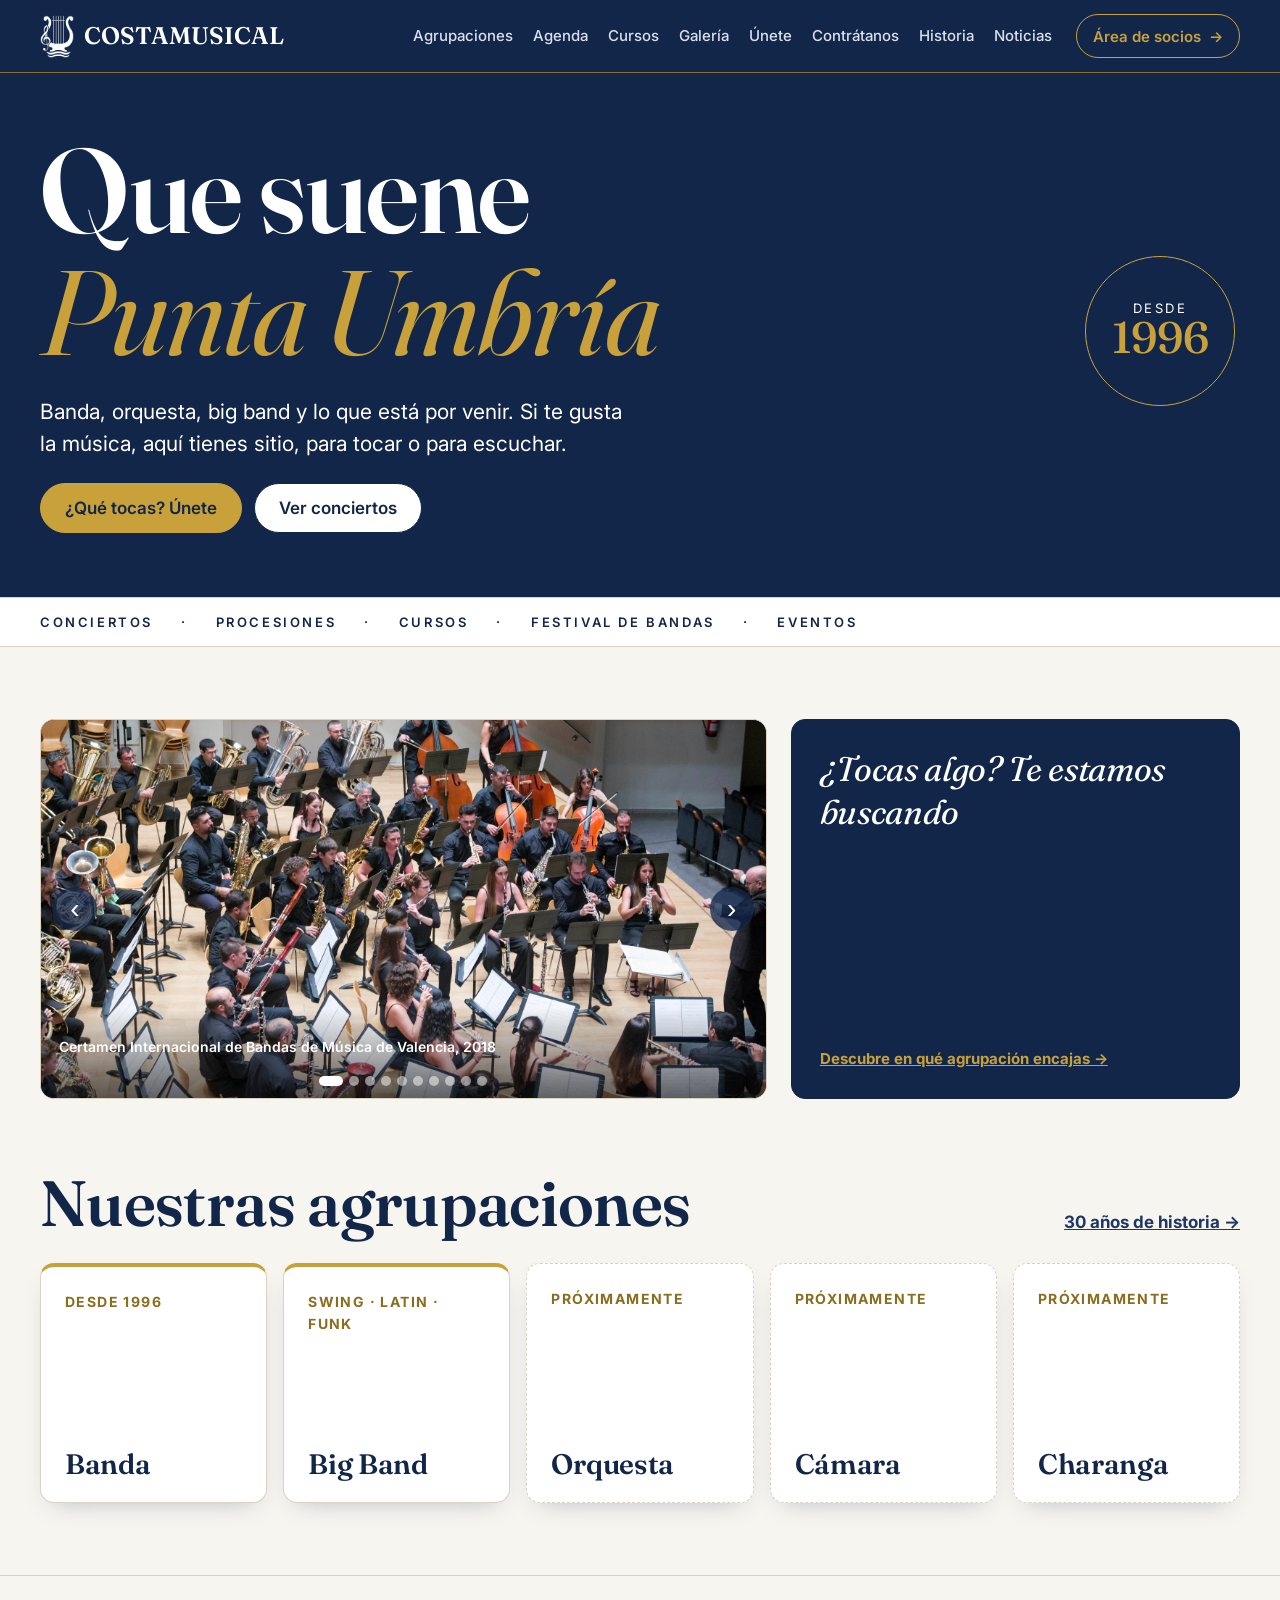
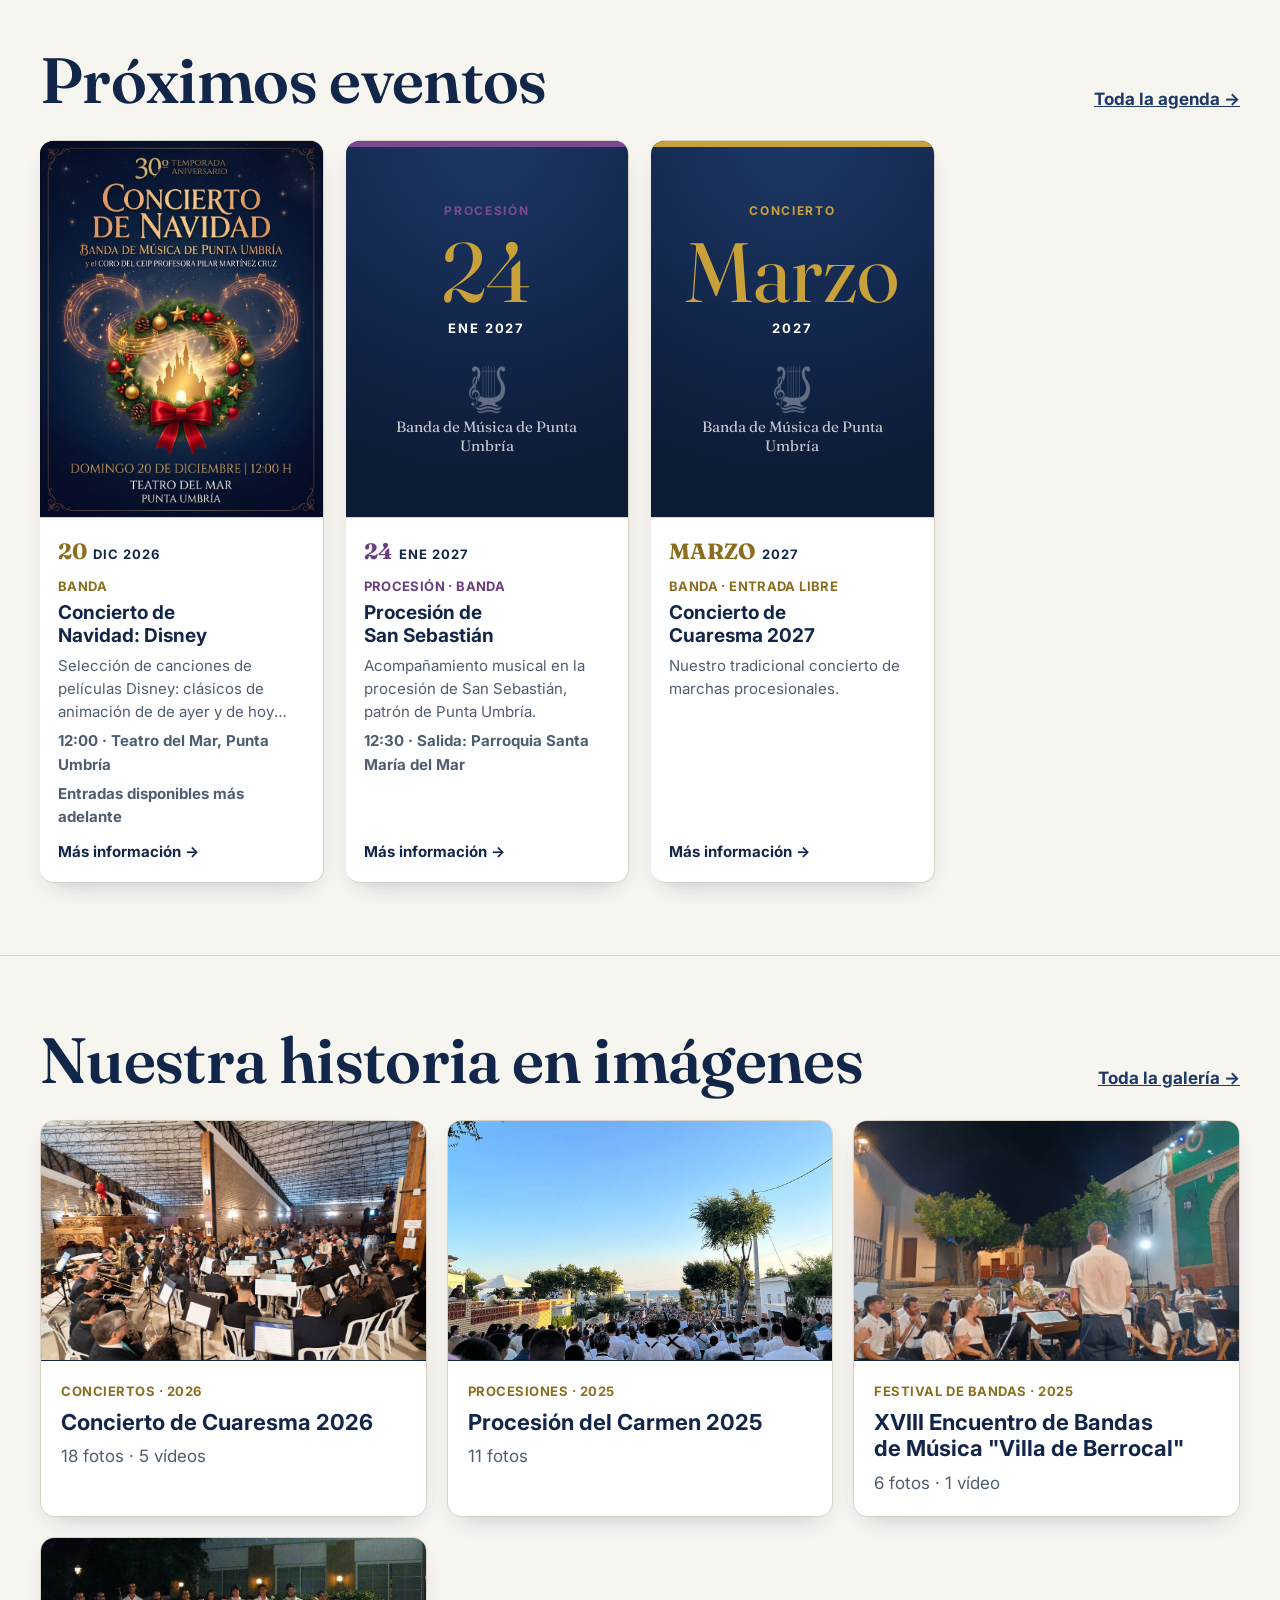
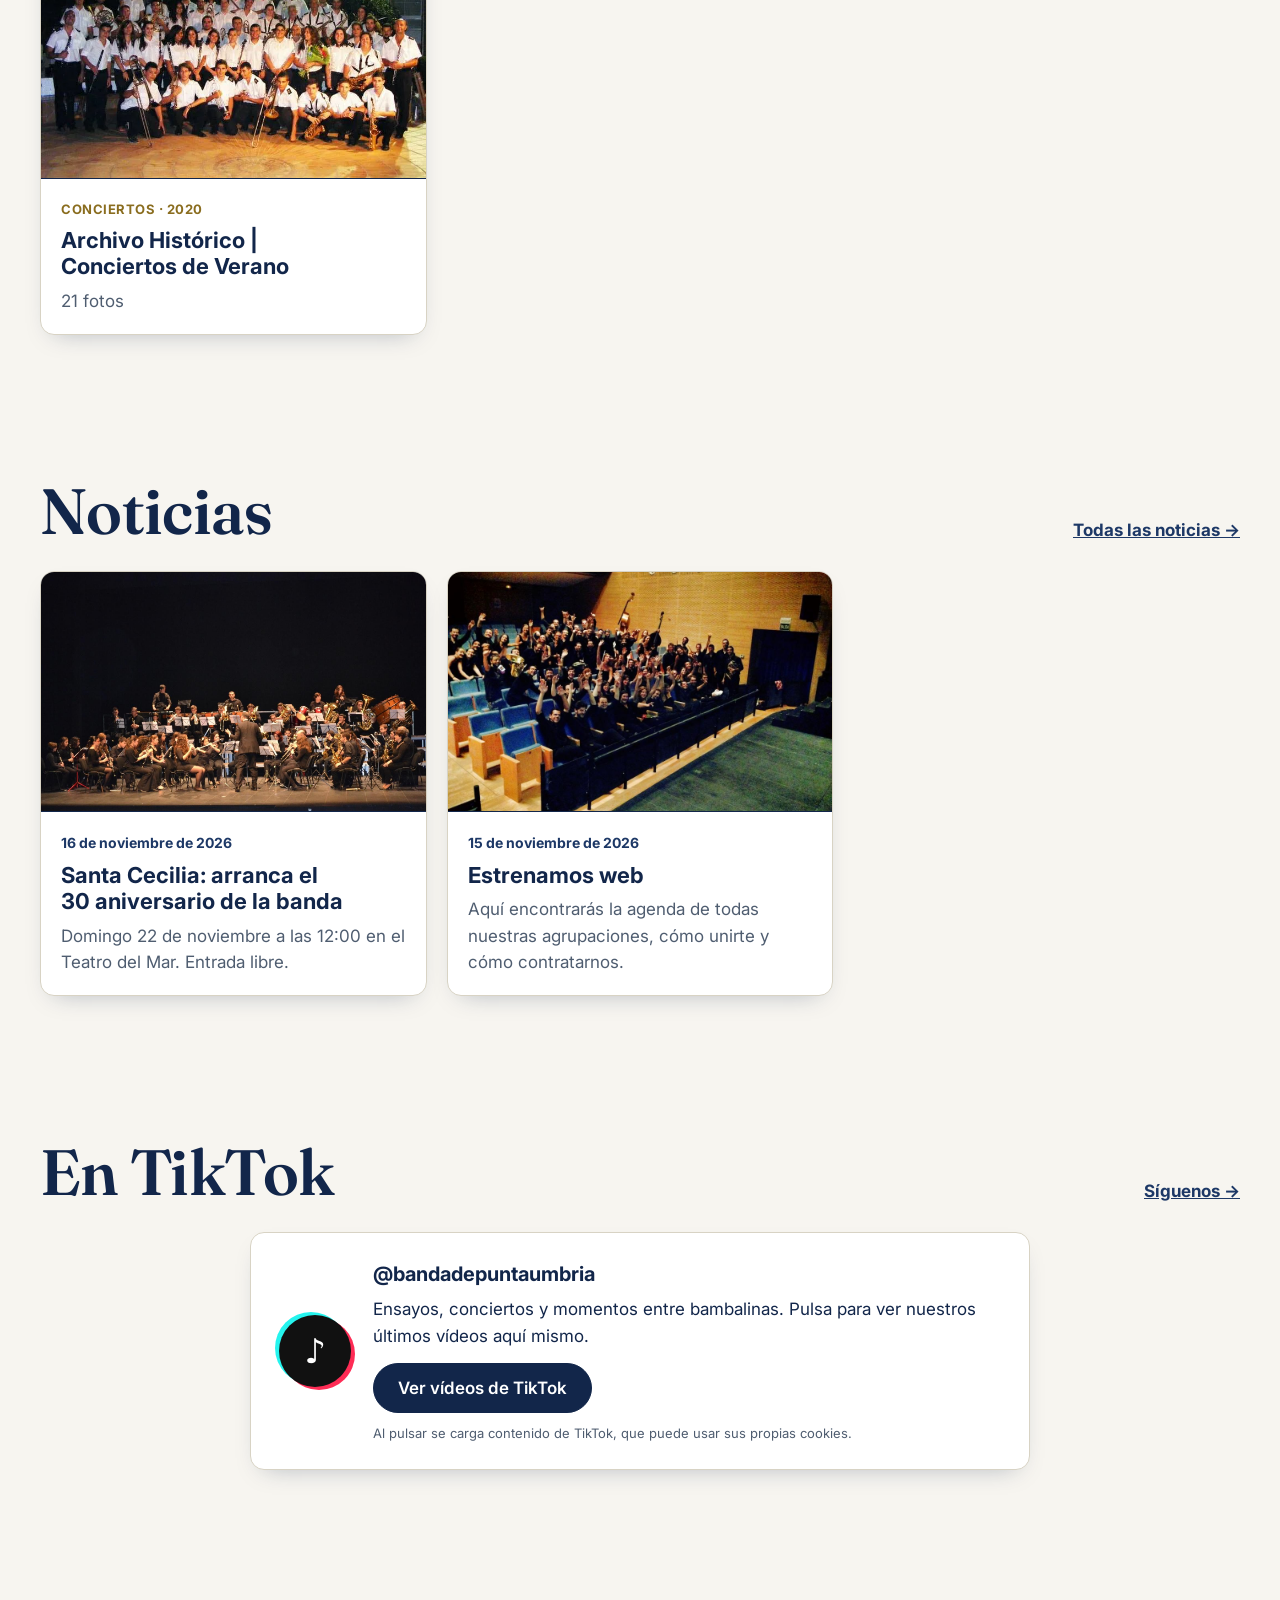
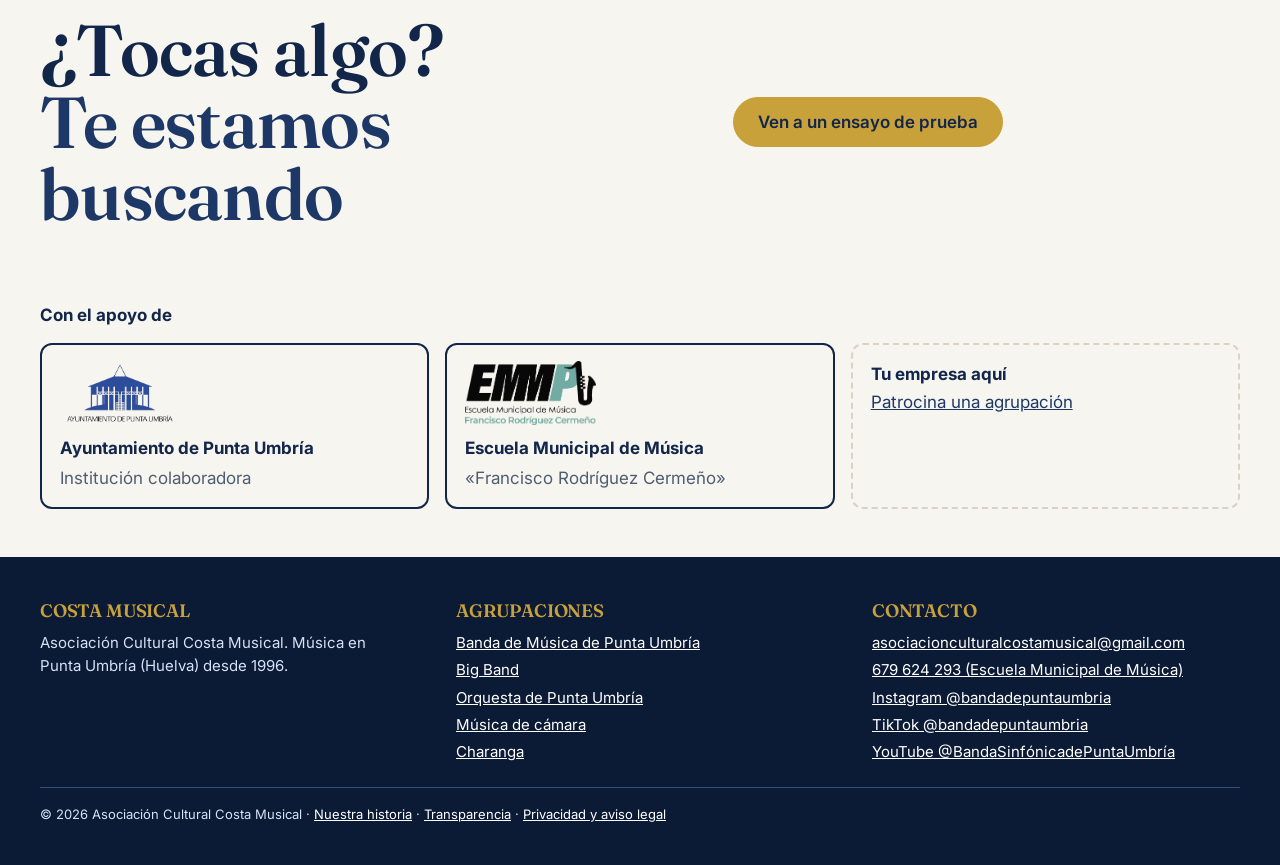
<file: index.html>
<!DOCTYPE html>
<html lang="es">
<head>
<meta charset="utf-8">
<meta name="viewport" content="width=device-width, initial-scale=1">
<title>Costa Musical · Música en Punta Umbría</title>
<meta name="description" content="Banda de Música de Punta Umbría, Orquesta, Big Band y nuevas agrupaciones. Agenda, contrataciones y cómo unirte.">
<link rel="preconnect" href="https://fonts.googleapis.com">
<link rel="preconnect" href="https://fonts.gstatic.com" crossorigin>
<link href="https://fonts.googleapis.com/css2?family=Fraunces:ital,opsz,wght@0,9..144,400..700;1,9..144,400..700&amp;family=Inter:wght@400..700&amp;display=swap" rel="stylesheet">
<meta property="og:type" content="website">
<meta property="og:site_name" content="Costa Musical">
<meta property="og:locale" content="es_ES">
<meta property="og:title" content="Costa Musical · Música en Punta Umbría">
<meta property="og:description" content="Banda de Música de Punta Umbría, Orquesta, Big Band y nuevas agrupaciones. Agenda, contrataciones y cómo unirte.">
<meta property="og:url" content="https://costamusical.pages.dev/">
<meta property="og:image" content="https://costamusical.pages.dev/img/compartir.jpg">
<meta property="og:image:width" content="1200">
<meta property="og:image:height" content="630">
<meta name="twitter:card" content="summary_large_image">
<link rel="icon" href="img/favicon.png">
<link rel="stylesheet" href="css/estilo.css">
<link rel="stylesheet" href="css/tema-institucional.css">
</head>
<body data-pagina="inicio">
<a class="oculto" href="#contenido">Saltar al contenido</a>
<div id="cabecera"></div>
<main id="contenido">
<section class="portada banda-azul"><div class="envoltorio">
  <div class="texto">
    <h1 class="titulo-xl" id="titular">Que suene<br><span>Punta Umbría</span></h1>
    <p class="entradilla" id="entradilla"></p>
    <div class="acciones"><a class="boton amarillo" href="unete.html">¿Qué tocas? Únete</a><a class="boton blanco" href="agenda.html">Ver conciertos</a></div>
  </div>
  <div class="pegatina" aria-hidden="true"><div><span>DESDE</span><b>1996</b><small>en la calle y en el escenario</small></div></div>
</div></section>
<div class="cinta banda-amarilla con-borde"><div class="envoltorio" id="cinta"></div></div>

<section class="seccion" style="padding-bottom:0"><div class="envoltorio foto-cita">
  <div class="foto sin-foto" id="foto-portada" role="img" aria-label="Pentagrama decorativo"></div>
  <blockquote class="cita" id="cita"><p>¿Tocas algo? Te estamos buscando</p><footer><a href="unete.html" style="color:inherit">Descubre en qué agrupación encajas →</a></footer></blockquote>
</div></section>

<section class="seccion"><div class="envoltorio">
  <div class="cabecera-sec"><h2 class="titulo">Nuestras agrupaciones</h2><a href="historia.html" style="font-weight:700">30 años de historia →</a></div>
  <div class="rejilla" id="rejilla-ens"></div>
</div></section>

<section class="seccion banda-cielo con-borde"><div class="envoltorio">
  <div class="cabecera-sec"><h2 class="titulo">Próximos eventos</h2><a href="agenda.html" style="font-weight:700">Toda la agenda →</a></div>
  <ul class="entradas" id="agenda-inicio"></ul>
</div></section>

<section class="seccion" id="bloque-galeria" hidden><div class="envoltorio">
  <div class="cabecera-sec"><h2 class="titulo">Nuestra historia en imágenes</h2><a href="galeria.html" style="font-weight:700">Toda la galería →</a></div>
  <div class="noticias" id="galeria-inicio"></div>
</div></section>

<section class="seccion" id="bloque-noticias" hidden><div class="envoltorio">
  <div class="cabecera-sec"><h2 class="titulo">Noticias</h2><a href="noticias.html" style="font-weight:700">Todas las noticias →</a></div>
  <div class="noticias" id="lista-noticias"></div>
</div></section>

<section class="seccion compacta banda-azul" id="bloque-novedades" hidden><div class="envoltorio dos" style="align-items:center">
  <div class="pila"><h2 class="titulo" style="color:#fff">Entérate de todo</h2><p style="color:#fff">Conciertos, cursos y novedades en tu móvil, sin perderte nada.</p></div>
  <div class="acciones" id="novedades-botones"></div>
</div></section>

<section class="seccion" id="bloque-tiktok" hidden><div class="envoltorio">
  <div class="cabecera-sec"><h2 class="titulo">En TikTok</h2><a class="tiktok-seguir" href="#" target="_blank" rel="noopener" style="font-weight:700">Síguenos →</a></div>
  <div class="tiktok-caja"></div>
</div></section>

<section class="seccion"><div class="envoltorio dos" style="align-items:center">
  <h2 class="titulo ancha" style="font-size:clamp(48px,7vw,72px)">¿Tocas algo?<br><span style="color:var(--azul)">Te estamos buscando</span></h2>
  <div><a class="boton amarillo" href="unete.html">Ven a un ensayo de prueba</a></div>
</div></section>

<section class="seccion compacta" style="padding-top:0"><div class="envoltorio">
  <p style="font-weight:700;margin-bottom:14px">Con el apoyo de</p>
  <div class="colab" id="colaboradores"></div>
</div></section>
</main>
<div id="pie"></div>
<dialog id="aviso-ensembli">
  <h3>Enlace pendiente</h3>
  <p>El área de socios en Ensembli todavía no está enlazada. Cuando lo esté, este botón te llevará directamente.</p>
  <button class="boton marino" id="cerrar-aviso">Entendido</button>
</dialog>
<script src="js/sitio.js"></script>
</body>
</html>
</file>
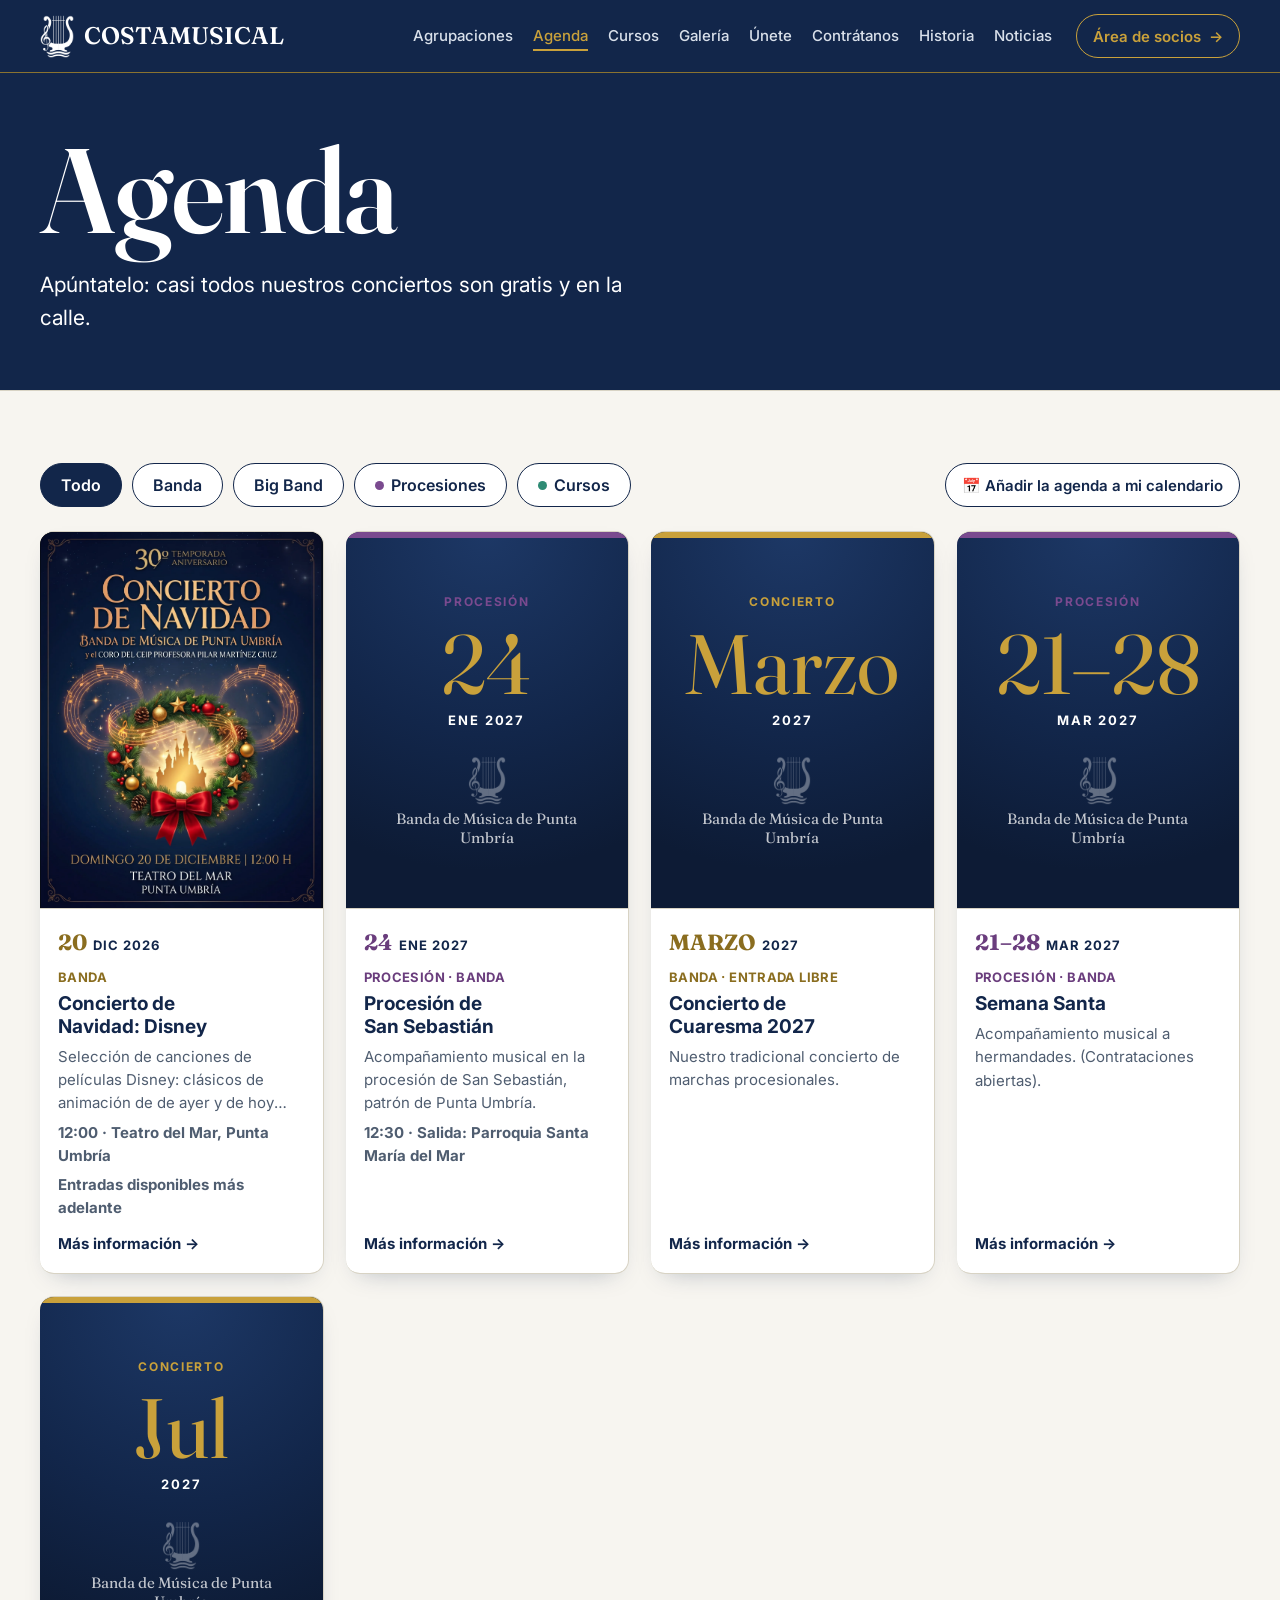
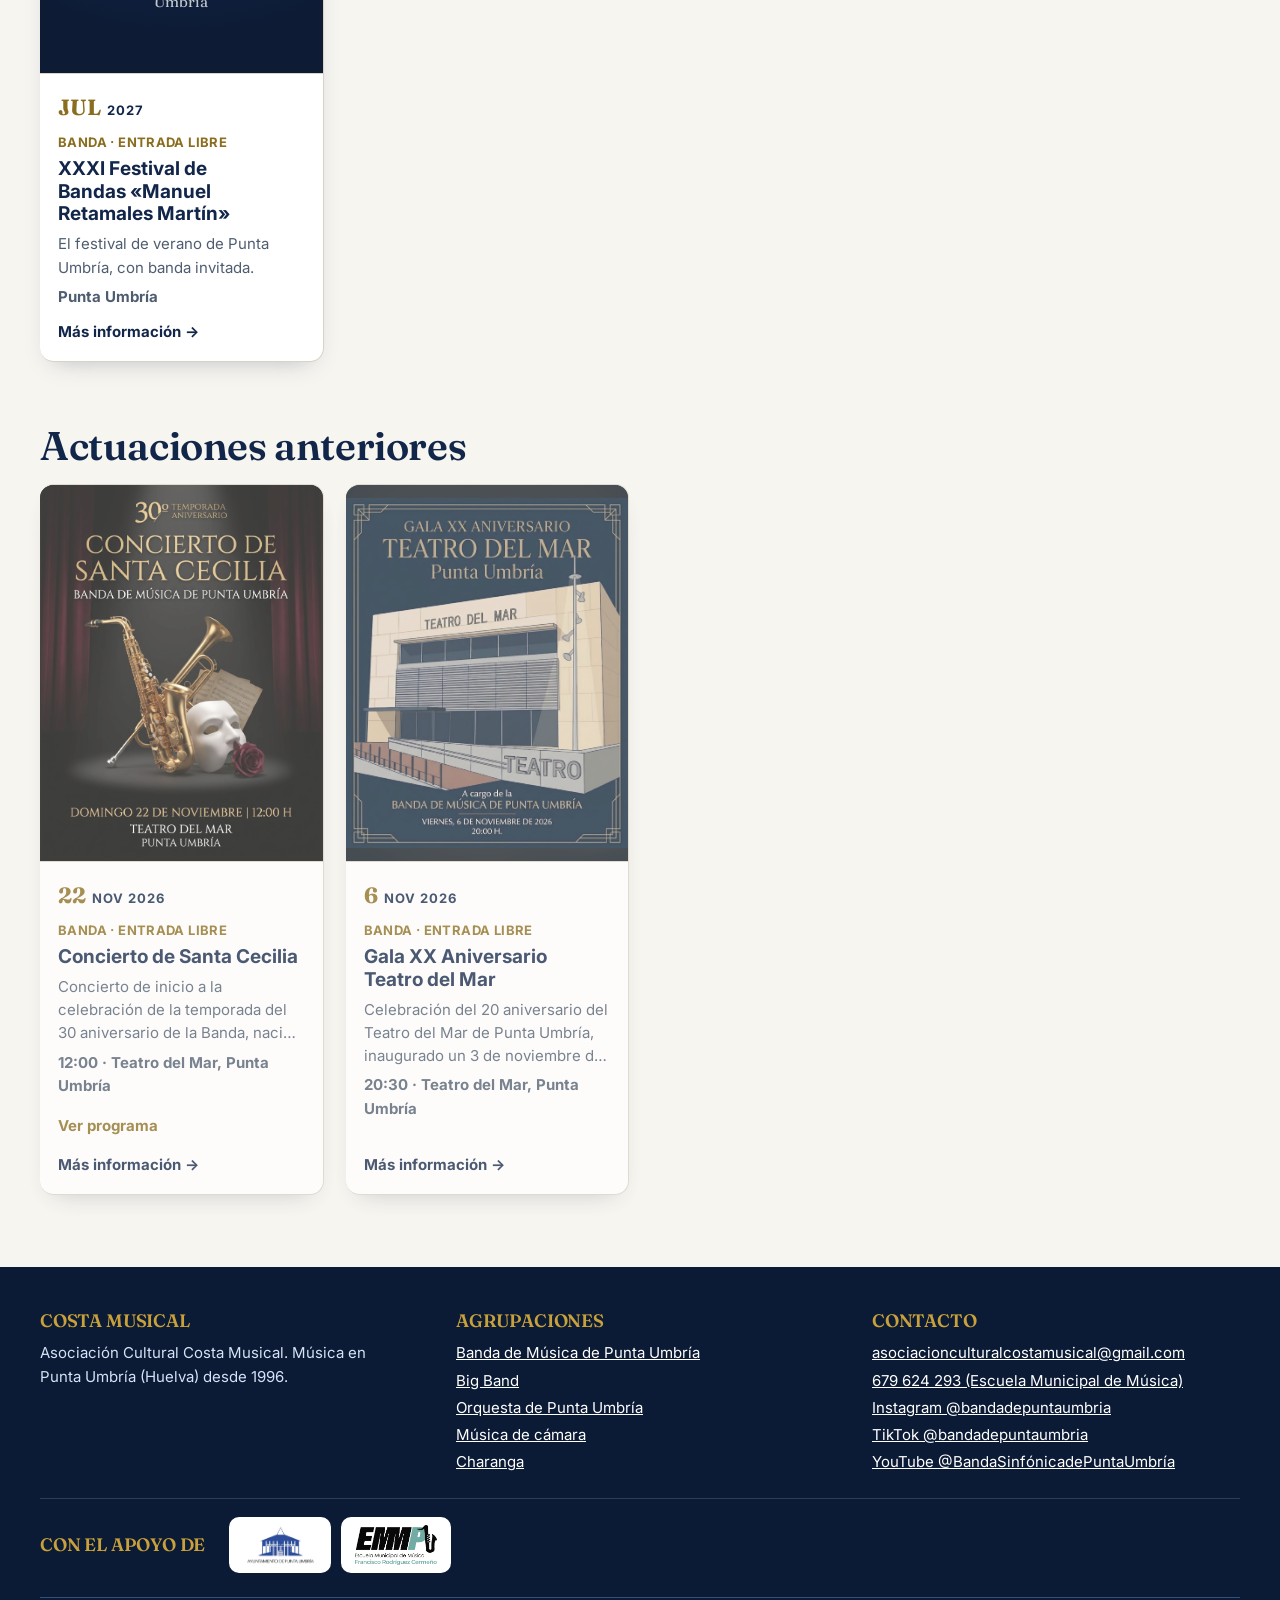
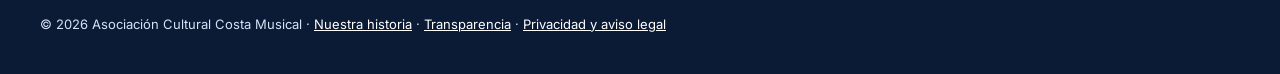
<file: agenda.html>
<!DOCTYPE html>
<html lang="es">
<head>
<meta charset="utf-8">
<meta name="viewport" content="width=device-width, initial-scale=1">
<title>Agenda · Costa Musical</title>
<meta name="description" content="Conciertos y actuaciones de la Banda de Música de Punta Umbría y del resto de agrupaciones de Costa Musical.">
<link rel="preconnect" href="https://fonts.googleapis.com">
<link rel="preconnect" href="https://fonts.gstatic.com" crossorigin>
<link href="https://fonts.googleapis.com/css2?family=Fraunces:ital,opsz,wght@0,9..144,400..700;1,9..144,400..700&amp;family=Inter:wght@400..700&amp;display=swap" rel="stylesheet">
<meta property="og:type" content="website">
<meta property="og:site_name" content="Costa Musical">
<meta property="og:locale" content="es_ES">
<meta property="og:title" content="Agenda · Costa Musical">
<meta property="og:description" content="Conciertos y actuaciones de la Banda de Música de Punta Umbría y del resto de agrupaciones de Costa Musical.">
<meta property="og:url" content="https://costamusical.pages.dev/agenda.html">
<meta property="og:image" content="https://costamusical.pages.dev/img/compartir.jpg">
<meta property="og:image:width" content="1200">
<meta property="og:image:height" content="630">
<meta name="twitter:card" content="summary_large_image">
<link rel="icon" href="img/favicon.png">
<link rel="stylesheet" href="css/estilo.css">
<link rel="stylesheet" href="css/tema-institucional.css">
</head>
<body data-pagina="agenda">
<a class="oculto" href="#contenido">Saltar al contenido</a>
<div id="cabecera"></div>
<main id="contenido">
<section class="banda-azul con-borde" style="border-top:none" id="cab-agenda"><div class="envoltorio pila" style="padding-top:56px;padding-bottom:56px">
  <h1 class="titulo-xl">Agenda</h1>
  <p class="entradilla">Apúntatelo: casi todos nuestros conciertos son gratis y en la calle.</p>
</div></section>
<section class="seccion"><div class="envoltorio">
  <div id="vista-agenda">
    <div class="barra-agenda"><div class="filtros" id="filtros" role="group" aria-label="Filtrar por agrupación"></div><div id="suscribir"></div></div>
    <ul class="entradas" id="agenda-completa"></ul>
    <div id="bloque-anteriores" class="pila" style="margin-top:64px" hidden>
      <h2 class="titulo" style="font-size:clamp(28px,4vw,40px)">Actuaciones anteriores</h2>
      <ul class="entradas anteriores" id="agenda-anteriores"></ul>
    </div>
  </div>
  <article id="evento" class="evento" hidden></article>
</div></section>
</main>
<div id="pie"></div>
<dialog id="aviso-ensembli">
  <h3>Enlace pendiente</h3>
  <p>El área de socios en Ensembli todavía no está enlazada. Cuando lo esté, este botón te llevará directamente.</p>
  <button class="boton marino" id="cerrar-aviso">Entendido</button>
</dialog>
<script src="js/sitio.js"></script>
</body>
</html>
</file>
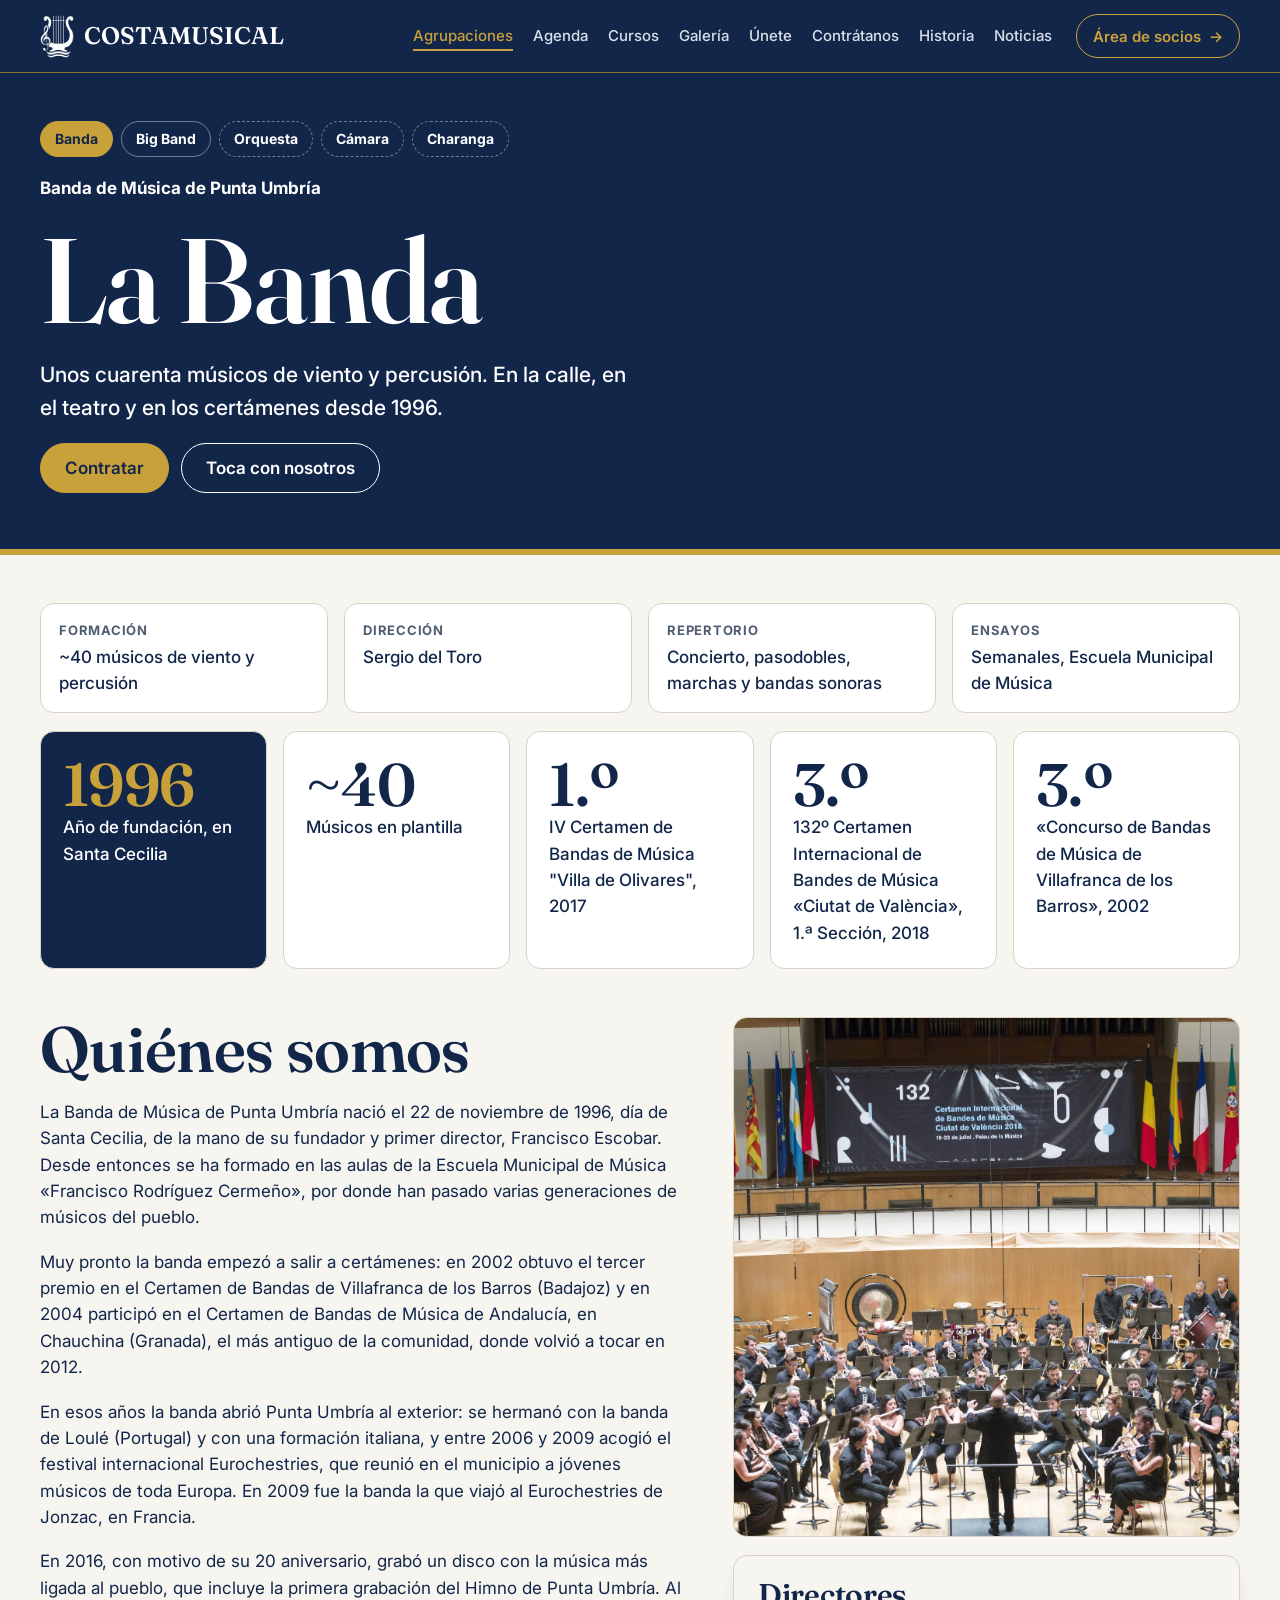
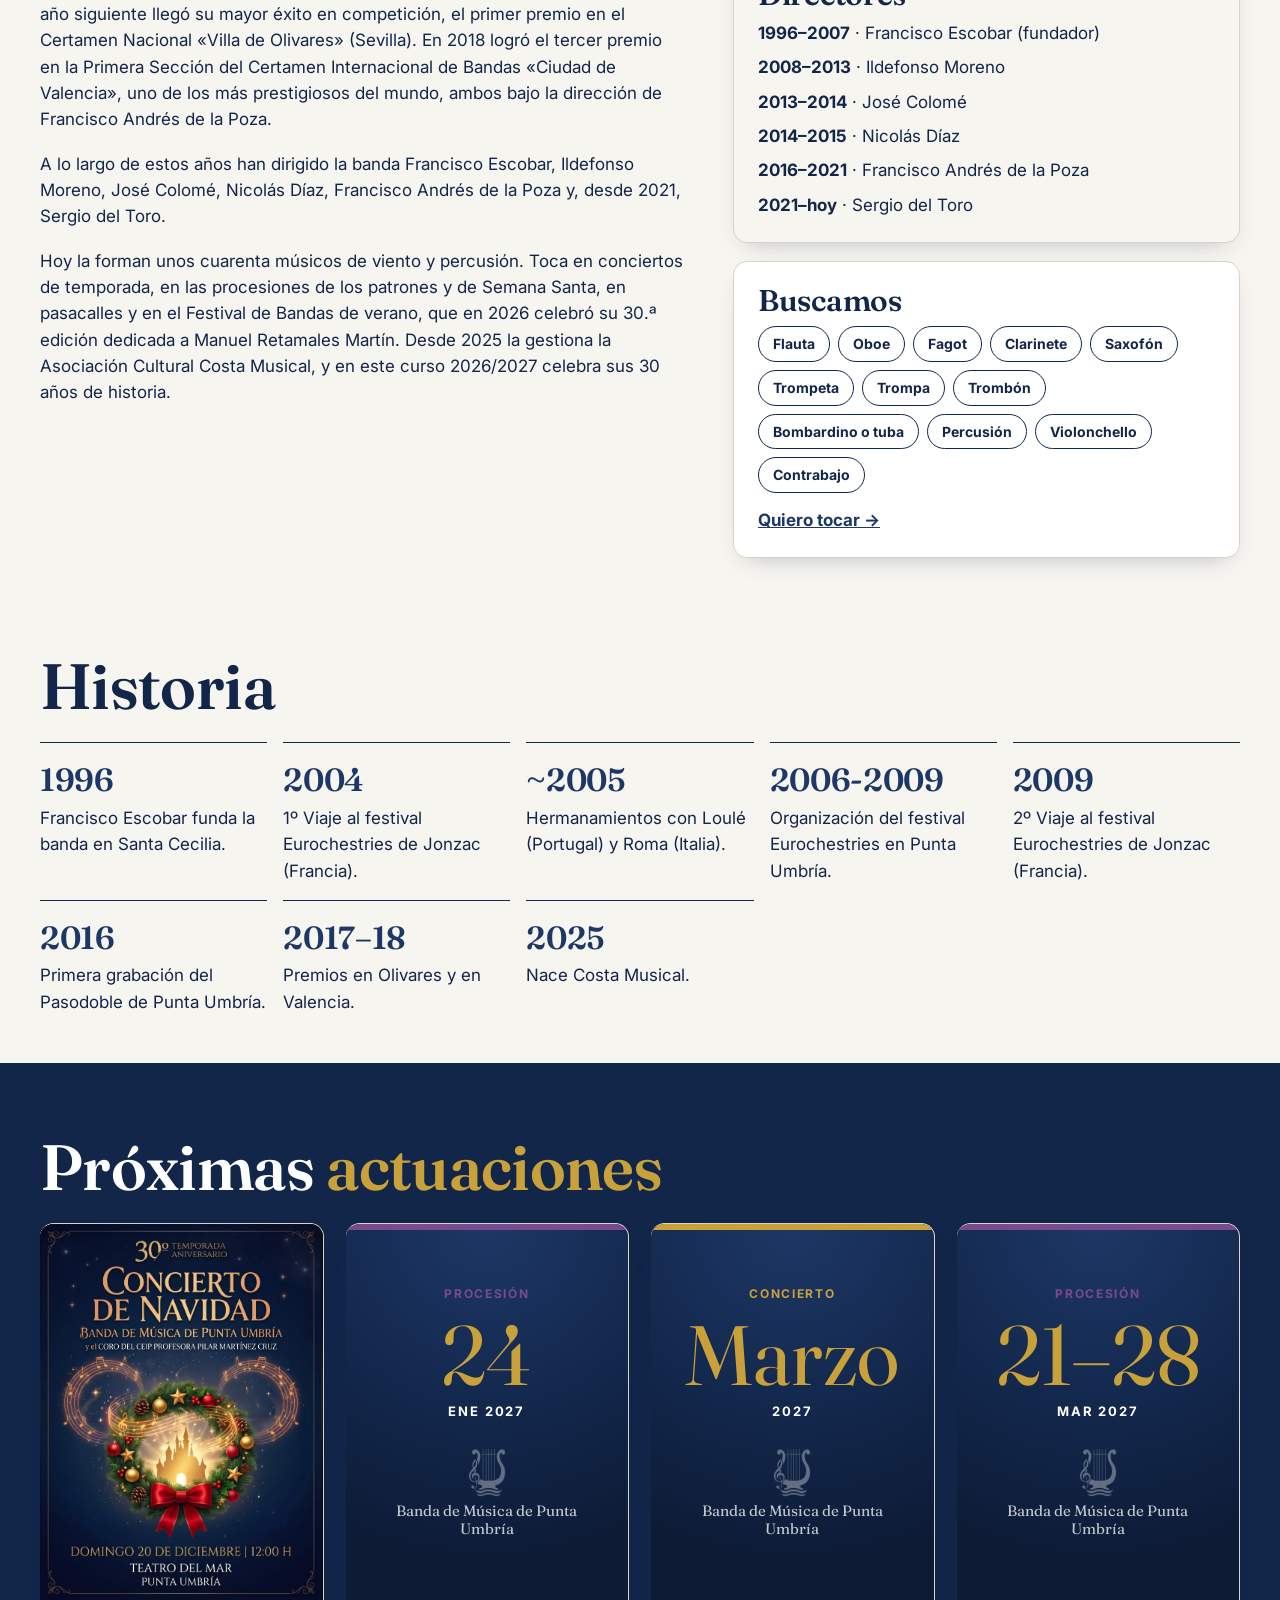
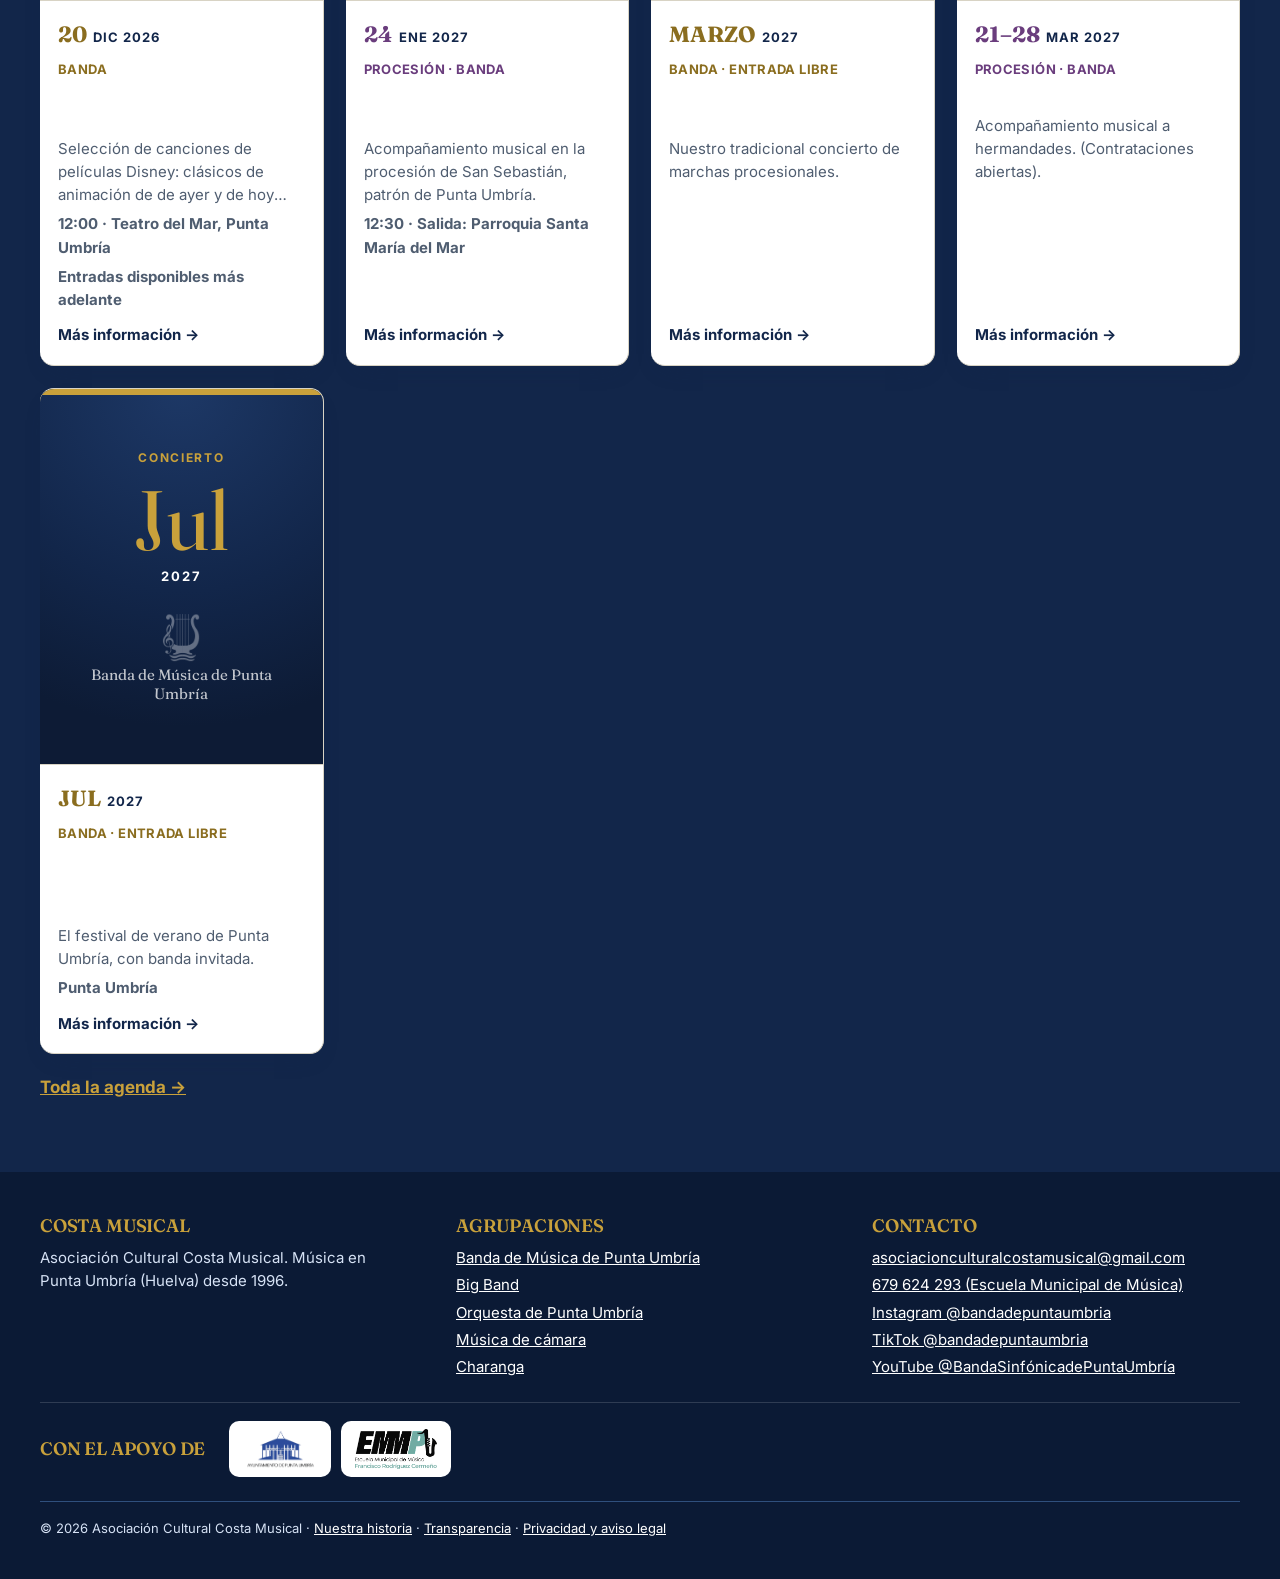
<file: agrupacion.html>
<!DOCTYPE html>
<html lang="es">
<head>
<meta charset="utf-8">
<meta name="viewport" content="width=device-width, initial-scale=1">
<title>Agrupaciones · Costa Musical</title>
<meta name="description" content="Banda, Orquesta, Big Band, Charanga y Música de cámara de Costa Musical, en Punta Umbría.">
<link rel="preconnect" href="https://fonts.googleapis.com">
<link rel="preconnect" href="https://fonts.gstatic.com" crossorigin>
<link href="https://fonts.googleapis.com/css2?family=Fraunces:ital,opsz,wght@0,9..144,400..700;1,9..144,400..700&amp;family=Inter:wght@400..700&amp;display=swap" rel="stylesheet">
<meta property="og:type" content="website">
<meta property="og:site_name" content="Costa Musical">
<meta property="og:locale" content="es_ES">
<meta property="og:title" content="Agrupaciones · Costa Musical">
<meta property="og:description" content="Banda, Orquesta, Big Band, Charanga y Música de cámara de Costa Musical, en Punta Umbría.">
<meta property="og:url" content="https://costamusical.pages.dev/agrupacion.html">
<meta property="og:image" content="https://costamusical.pages.dev/img/compartir.jpg">
<meta property="og:image:width" content="1200">
<meta property="og:image:height" content="630">
<meta name="twitter:card" content="summary_large_image">
<link rel="icon" href="img/favicon.png">
<link rel="stylesheet" href="css/estilo.css">
<link rel="stylesheet" href="css/tema-institucional.css">
</head>
<body data-pagina="agrupacion">
<a class="oculto" href="#contenido">Saltar al contenido</a>
<div id="cabecera"></div>
<main id="contenido">
<section id="cab-ens" class="con-borde" style="border-top:none;background:var(--amarillo)"><div class="envoltorio pila" style="padding-top:48px;padding-bottom:56px">
  <nav class="chips" id="chips-ens" aria-label="Agrupaciones"></nav>
  <p style="font-weight:700" id="ens-subtitulo"></p>
  <h1 class="titulo-xl" id="ens-nombre">Agrupaciones</h1>
  <p class="entradilla" id="ens-lema" style="font-weight:500"></p>
  <div class="acciones" id="ens-acciones"></div>
</div></section>

<section class="seccion compacta"><div class="envoltorio pila">
  <dl class="ficha-datos" id="ens-ficha"></dl>
  <div class="cifras" id="ens-cifras"></div>
</div></section>

<section class="seccion compacta" style="padding-top:0"><div class="envoltorio dos">
  <div class="ancha pila"><h2 class="titulo">Quiénes somos</h2><div class="pila" id="ens-texto"></div></div>
  <div class="pila">
    <div class="foto" id="ens-foto" role="img" aria-label="Foto de la agrupación" hidden style="min-height:300px"></div>
    <div class="caja cielo" id="ens-directores"><h3>Directores</h3><ul class="lista"></ul></div>
    <div class="caja"><h3>Buscamos</h3><div class="chips" id="ens-buscamos"></div><p style="margin-top:14px"><a href="unete.html" style="font-weight:700">Quiero tocar →</a></p></div>
  </div>
</div></section>

<section class="seccion compacta" id="ens-historia"><div class="envoltorio">
  <h2 class="titulo" style="margin-bottom:24px">Historia</h2>
  <ol class="cronologia"></ol>
</div></section>

<section class="seccion banda-marino"><div class="envoltorio">
  <h2 class="titulo" style="margin-bottom:24px">Próximas <span style="color:var(--amarillo)">actuaciones</span></h2>
  <ul class="entradas" id="ens-agenda"></ul>
  <p style="margin-top:20px"><a href="agenda.html" style="color:var(--amarillo);font-weight:700">Toda la agenda →</a></p>
</div></section>
</main>
<div id="pie"></div>
<dialog id="aviso-ensembli">
  <h3>Enlace pendiente</h3>
  <p>El área de socios en Ensembli todavía no está enlazada. Cuando lo esté, este botón te llevará directamente.</p>
  <button class="boton marino" id="cerrar-aviso">Entendido</button>
</dialog>
<script src="js/sitio.js"></script>
</body>
</html>
</file>
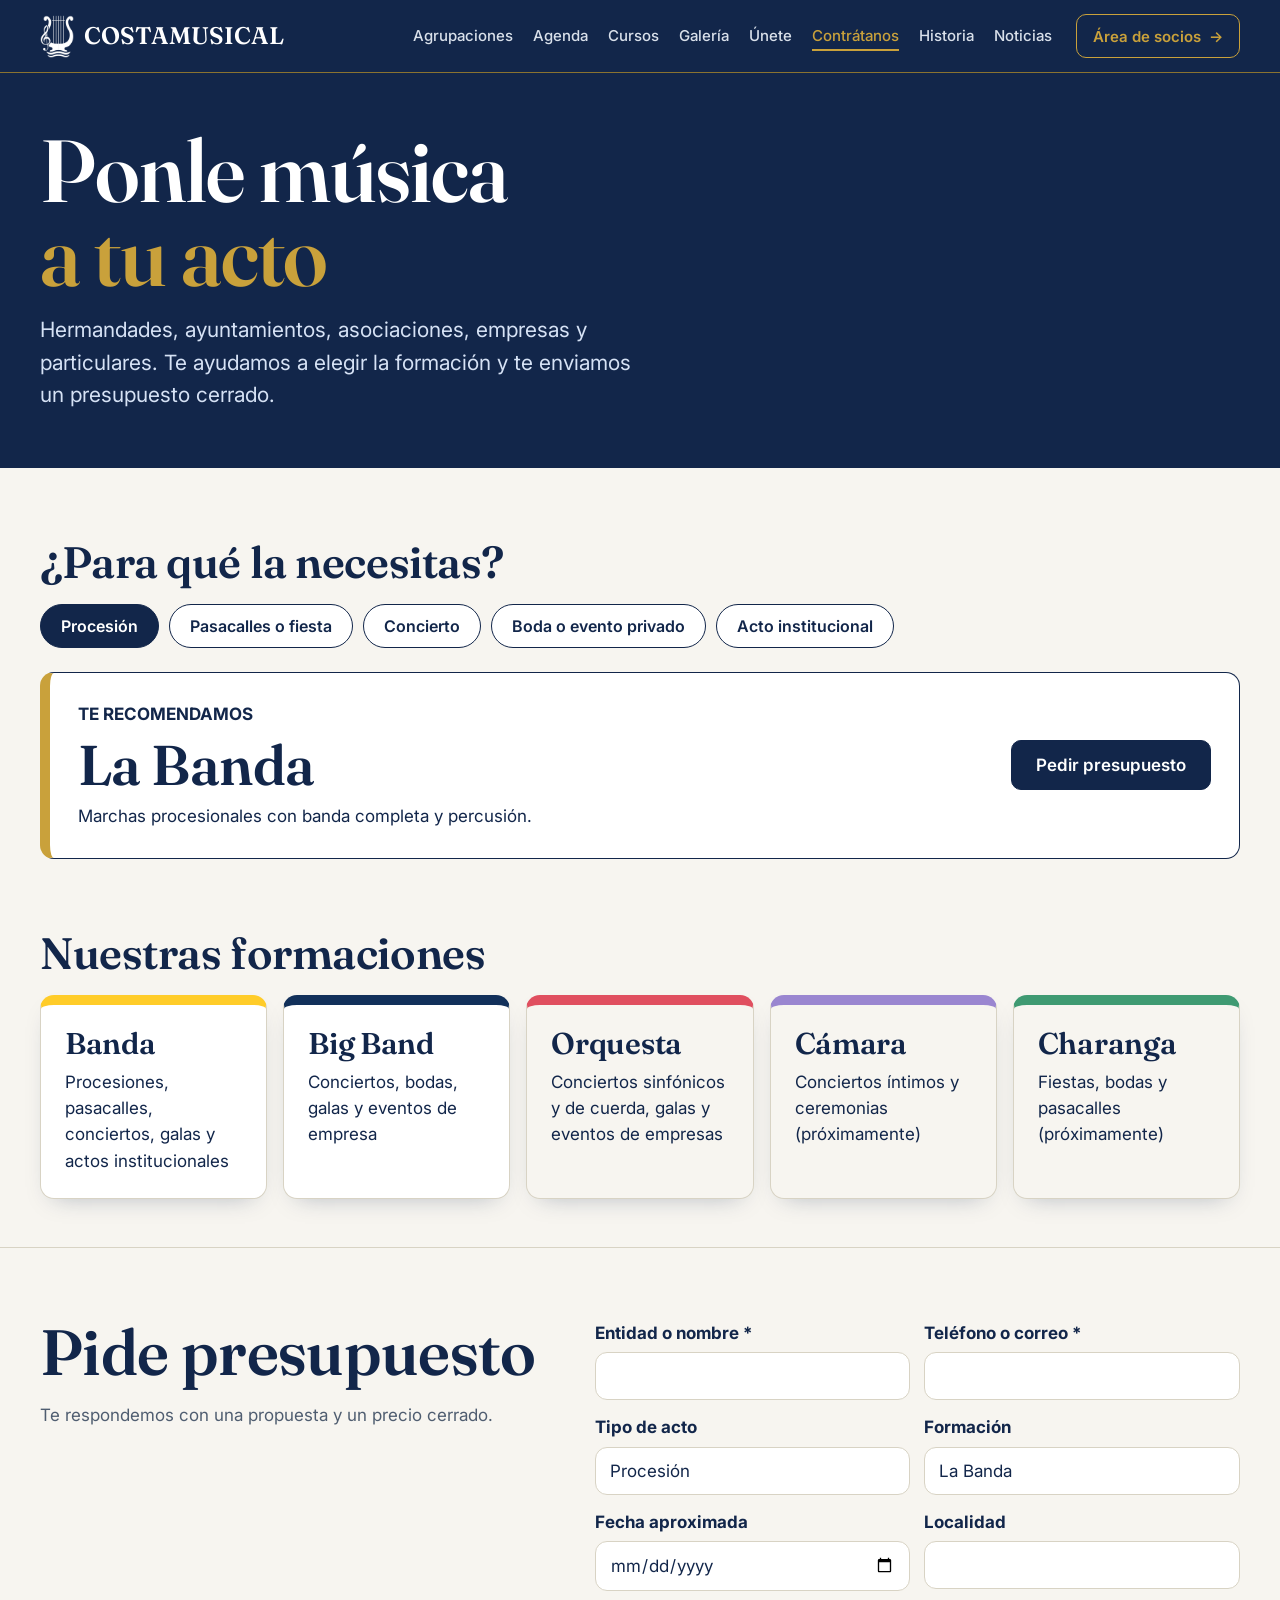
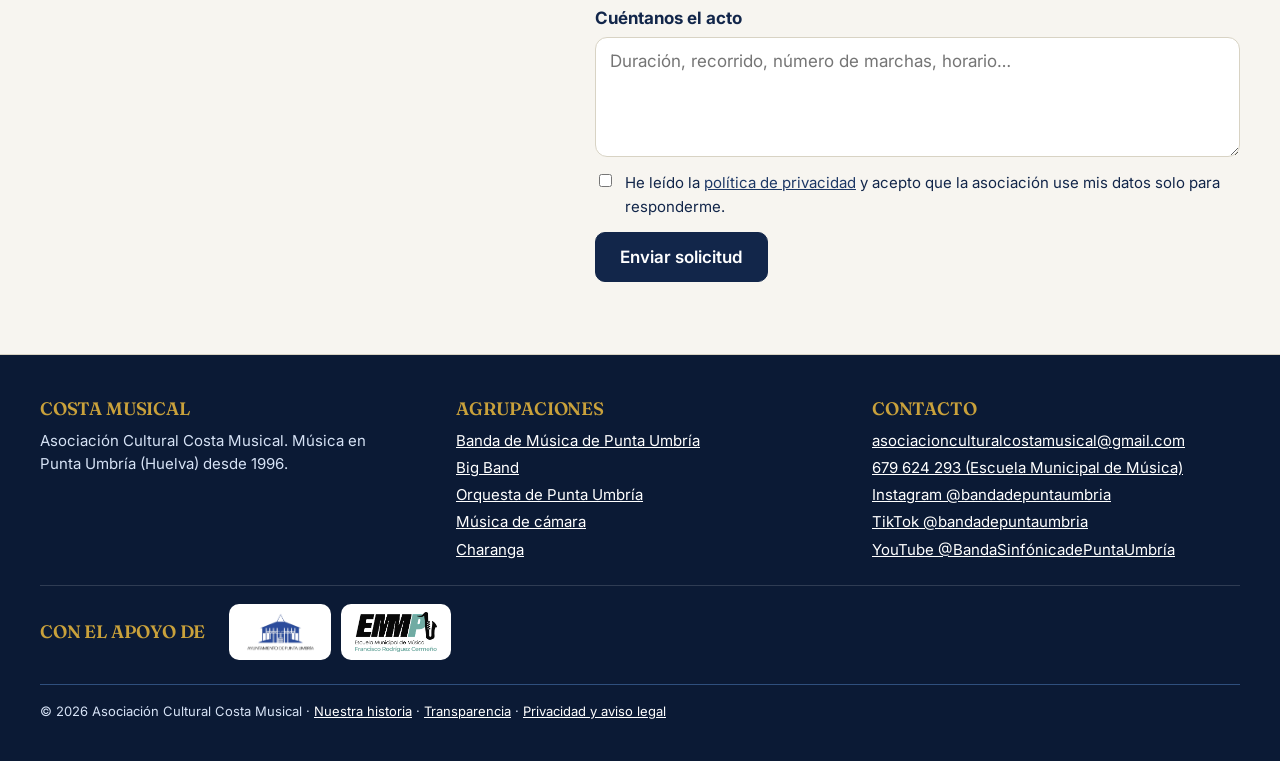
<file: contrataciones.html>
<!DOCTYPE html>
<html lang="es">
<head>
<meta charset="utf-8">
<meta name="viewport" content="width=device-width, initial-scale=1">
<title>Contrataciones · Costa Musical</title>
<meta name="description" content="Contrata la Banda de Música de Punta Umbría, la Orquesta o la Big Band para procesiones, pasacalles, conciertos y eventos.">
<link rel="preconnect" href="https://fonts.googleapis.com">
<link rel="preconnect" href="https://fonts.gstatic.com" crossorigin>
<link href="https://fonts.googleapis.com/css2?family=Fraunces:ital,opsz,wght@0,9..144,400..700;1,9..144,400..700&amp;family=Inter:wght@400..700&amp;display=swap" rel="stylesheet">
<meta property="og:type" content="website">
<meta property="og:site_name" content="Costa Musical">
<meta property="og:locale" content="es_ES">
<meta property="og:title" content="Contrataciones · Costa Musical">
<meta property="og:description" content="Contrata la Banda de Música de Punta Umbría, la Orquesta o la Big Band para procesiones, pasacalles, conciertos y eventos.">
<meta property="og:url" content="https://costamusical.pages.dev/contrataciones.html">
<meta property="og:image" content="https://costamusical.pages.dev/img/compartir.jpg">
<meta property="og:image:width" content="1200">
<meta property="og:image:height" content="630">
<meta name="twitter:card" content="summary_large_image">
<link rel="icon" href="img/favicon.png">
<link rel="stylesheet" href="css/estilo.css">
<link rel="stylesheet" href="css/tema-institucional.css">
</head>
<body data-pagina="contrataciones" class="sobria">
<a class="oculto" href="#contenido">Saltar al contenido</a>
<div id="cabecera"></div>
<main id="contenido">
<section class="banda-marino"><div class="envoltorio pila" style="padding-top:56px;padding-bottom:56px">
  <h1 class="titulo-xl">Ponle música<br><span style="color:var(--amarillo)">a tu acto</span></h1>
  <p class="entradilla suave">Hermandades, ayuntamientos, asociaciones, empresas y particulares. Te ayudamos a elegir la formación y te enviamos un presupuesto cerrado.</p>
</div></section>
<section class="seccion"><div class="envoltorio">
  <h2 class="titulo" style="font-size:clamp(32px,4vw,44px);margin-bottom:20px">¿Para qué la necesitas?</h2>
  <div class="selector" id="actos" role="group" aria-label="Tipo de acto"></div>
  <div class="resultado">
    <div class="txt"><span class="etq">Te recomendamos</span><span class="reco" id="reco"></span><span id="porque"></span></div>
    <a class="boton marino" href="#presupuesto">Pedir presupuesto</a>
  </div>
</div></section>
<section class="seccion compacta" style="padding-top:0"><div class="envoltorio">
  <h2 class="titulo" style="font-size:clamp(32px,4vw,44px);margin-bottom:20px">Nuestras formaciones</h2>
  <div class="rejilla" id="servicios"></div>
</div></section>
<section class="seccion banda-cielo con-borde" id="presupuesto"><div class="envoltorio dos">
  <div class="pila"><h2 class="titulo">Pide presupuesto</h2><p class="suave">Te respondemos con una propuesta y un precio cerrado.</p></div>
  <div class="ancha">
    <form class="campos" name="presupuesto" method="POST" data-netlify="true" netlify-honeypot="bot-field">
      <input type="hidden" name="form-name" value="presupuesto">
      <p class="oculto"><label>No rellenes esto <input name="bot-field"></label></p>
      <label for="c-entidad">Entidad o nombre *<input id="c-entidad" name="entidad" required autocomplete="organization"></label>
      <label for="c-contacto">Teléfono o correo *<input id="c-contacto" name="contacto" required></label>
      <label for="f-tipo">Tipo de acto<input id="f-tipo" name="tipo"></label>
      <label for="f-formacion">Formación<input id="f-formacion" name="formacion"></label>
      <label for="c-fecha">Fecha aproximada<input id="c-fecha" name="fecha" type="date"></label>
      <label for="c-lugar">Localidad<input id="c-lugar" name="localidad"></label>
      <label class="ancho" for="c-detalle">Cuéntanos el acto<textarea id="c-detalle" name="detalle" placeholder="Duración, recorrido, número de marchas, horario…"></textarea></label>
      <label class="check ancho" for="presupuesto-priv"><input id="presupuesto-priv" type="checkbox" name="privacidad" value="si"> <span>He leído la <a href="unete.html#privacidad">política de privacidad</a> y acepto que la asociación use mis datos solo para responderme.</span></label>
      <div><button class="boton marino" type="submit">Enviar solicitud</button></div>
      <p class="aviso" role="status" hidden></p>
    </form>
  </div>
</div></section>
</main>
<div id="pie"></div>
<dialog id="aviso-ensembli">
  <h3>Enlace pendiente</h3>
  <p>El área de socios en Ensembli todavía no está enlazada. Cuando lo esté, este botón te llevará directamente.</p>
  <button class="boton marino" id="cerrar-aviso">Entendido</button>
</dialog>
<script src="js/sitio.js"></script>
</body>
</html>
</file>
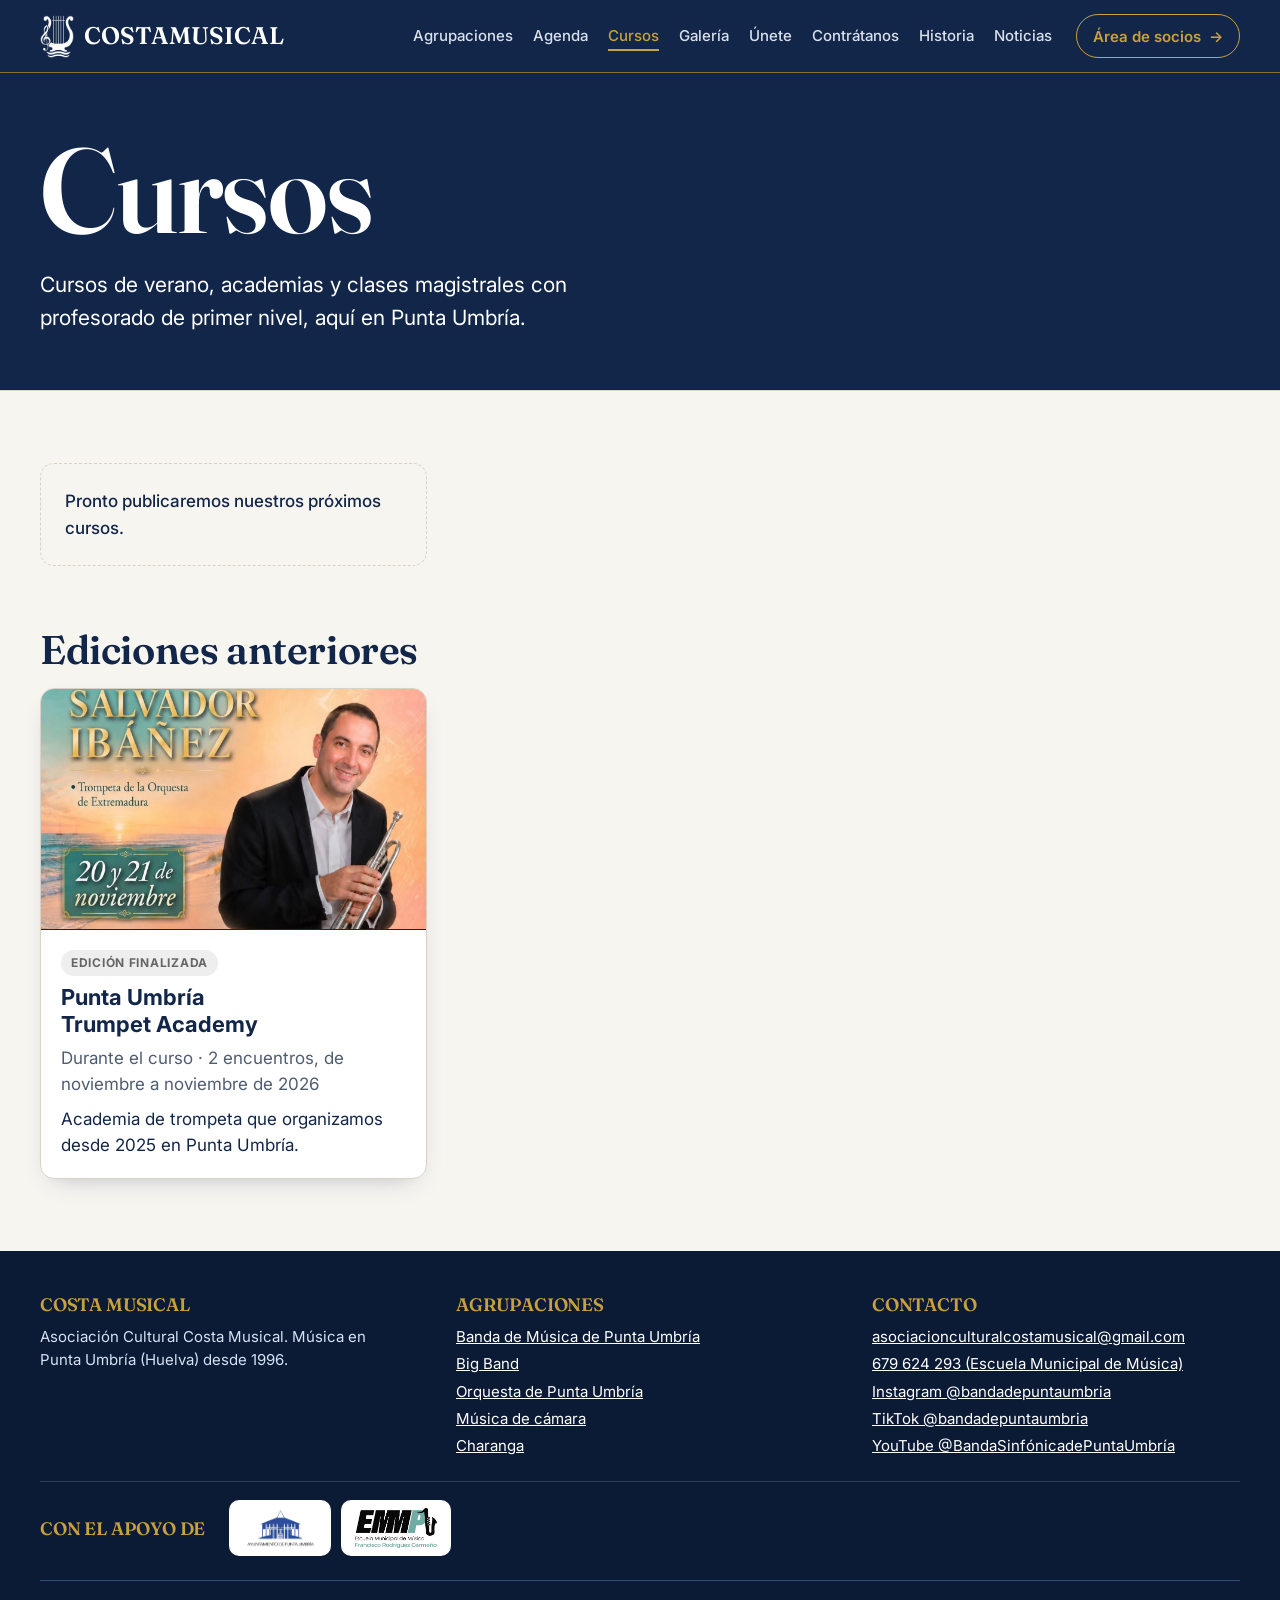
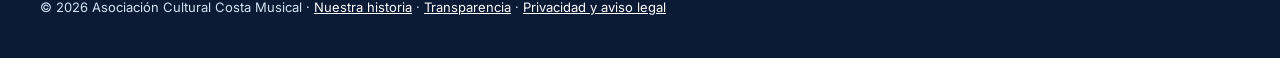
<file: cursos.html>
<!DOCTYPE html>
<html lang="es">
<head>
<meta charset="utf-8">
<meta name="viewport" content="width=device-width, initial-scale=1">
<title>Cursos · Costa Musical</title>
<meta name="description" content="Cursos de música de Costa Musical en Punta Umbría: cursos de verano, Punta Umbría Trumpet Academy y clases magistrales. Información e inscripción.">
<link rel="preconnect" href="https://fonts.googleapis.com">
<link rel="preconnect" href="https://fonts.gstatic.com" crossorigin>
<link href="https://fonts.googleapis.com/css2?family=Fraunces:ital,opsz,wght@0,9..144,400..700;1,9..144,400..700&amp;family=Inter:wght@400..700&amp;display=swap" rel="stylesheet">
<meta property="og:type" content="website">
<meta property="og:site_name" content="Costa Musical">
<meta property="og:locale" content="es_ES">
<meta property="og:title" content="Cursos · Costa Musical">
<meta property="og:description" content="Cursos de música de Costa Musical en Punta Umbría: cursos de verano, Punta Umbría Trumpet Academy y clases magistrales. Información e inscripción.">
<meta property="og:url" content="https://costamusical.pages.dev/cursos.html">
<meta property="og:image" content="https://costamusical.pages.dev/img/compartir.jpg">
<meta property="og:image:width" content="1200">
<meta property="og:image:height" content="630">
<meta name="twitter:card" content="summary_large_image">
<link rel="icon" href="img/favicon.png">
<link rel="stylesheet" href="css/estilo.css">
<link rel="stylesheet" href="css/tema-institucional.css">
</head>
<body data-pagina="cursos">
<a class="oculto" href="#contenido">Saltar al contenido</a>
<div id="cabecera"></div>
<main id="contenido">
<section class="banda-azul con-borde" style="border-top:none"><div class="envoltorio pila" style="padding-top:56px;padding-bottom:56px">
  <h1 class="titulo-xl">Cursos</h1>
  <p class="entradilla">Cursos de verano, academias y clases magistrales con profesorado de primer nivel, aquí en Punta Umbría.</p>
</div></section>
<section class="seccion"><div class="envoltorio">
  <div id="lista-cursos"><div class="noticias" id="cursos"></div>
    <div id="bloque-pasados" class="pila" style="margin-top:64px" hidden><h2 class="titulo" style="font-size:clamp(28px,4vw,40px)">Ediciones anteriores</h2><div class="noticias" id="cursos-pasados"></div></div></div>
  <div id="curso" hidden>
    <div class="dos">
      <article class="ancha pila" id="curso-info"></article>
      <aside class="pila">
        <div class="caja" id="hueco-form" hidden>
          <h3>Inscripción</h3>
          <form class="campos" id="form-inscripcion" name="inscripcion-curso" method="POST" data-netlify="true" netlify-honeypot="bot-field" hidden>
            <input type="hidden" name="form-name" value="inscripcion-curso">
            <p class="oculto"><label>No rellenes esto <input name="bot-field"></label></p>
            <label class="ancho" for="i-curso">Curso<input id="i-curso" name="curso" readonly></label>
            <label class="ancho" for="i-nombre">Nombre y apellidos del alumno *<input id="i-nombre" name="nombre" required autocomplete="name"></label>
            <label for="i-edad">Edad<input id="i-edad" name="edad" inputmode="numeric"></label>
            <label for="i-instrumento" id="l-instrumento">Instrumento<input id="i-instrumento" name="instrumento"></label>
            <fieldset class="ancho encuentros-elegir" id="i-encuentros" hidden><legend>Encuentros a los que te apuntas *</legend><div></div><input type="hidden" name="encuentros"></fieldset>
            <label class="ancho" for="i-nivel">Nivel<select id="i-nivel" name="nivel"><option>Iniciación</option><option>Grado elemental</option><option>Grado profesional</option><option>Grado superior</option><option>Profesional</option><option>Aficionado</option></select></label>
            <label for="i-correo">Correo *<input id="i-correo" name="correo" type="email" required autocomplete="email"></label>
            <label for="i-telefono">Teléfono *<input id="i-telefono" name="telefono" type="tel" required autocomplete="tel"></label>
            <label class="ancho" for="i-tutor">Si el alumno es menor: madre, padre o tutor<input id="i-tutor" name="tutor"></label>
            <label class="ancho" for="i-comentarios">Comentarios<textarea id="i-comentarios" name="comentarios" placeholder="Alergias, dudas, alojamiento…"></textarea></label>
            <label class="check ancho" for="i-priv"><input id="i-priv" type="checkbox" name="privacidad" value="si"> <span>He leído la <a href="unete.html#privacidad">política de privacidad</a> y acepto que la asociación use estos datos solo para gestionar la inscripción.</span></label>
            <div><button class="boton azul" type="submit">Enviar inscripción</button></div>
            <p class="aviso" role="status" hidden></p>
          </form>
        </div>
        <div class="caja cielo" id="cerrado" hidden><h3>Inscripción</h3><p id="cerrado-txt">La inscripción de este curso aún no está abierta. Escríbenos y te avisamos en cuanto se abra.</p><p style="margin-top:12px"><a class="boton marino peq" href="unete.html#contacto" id="cerrado-btn">Avisadme</a></p></div>
      </aside>
    </div>
  </div>
</div></section>
</main>
<div id="pie"></div>
<dialog id="aviso-ensembli">
  <h3>Enlace pendiente</h3>
  <p>El área de socios en Ensembli todavía no está enlazada. Cuando lo esté, este botón te llevará directamente.</p>
  <button class="boton marino" id="cerrar-aviso">Entendido</button>
</dialog>
<script src="js/sitio.js"></script>
</body>
</html>
</file>
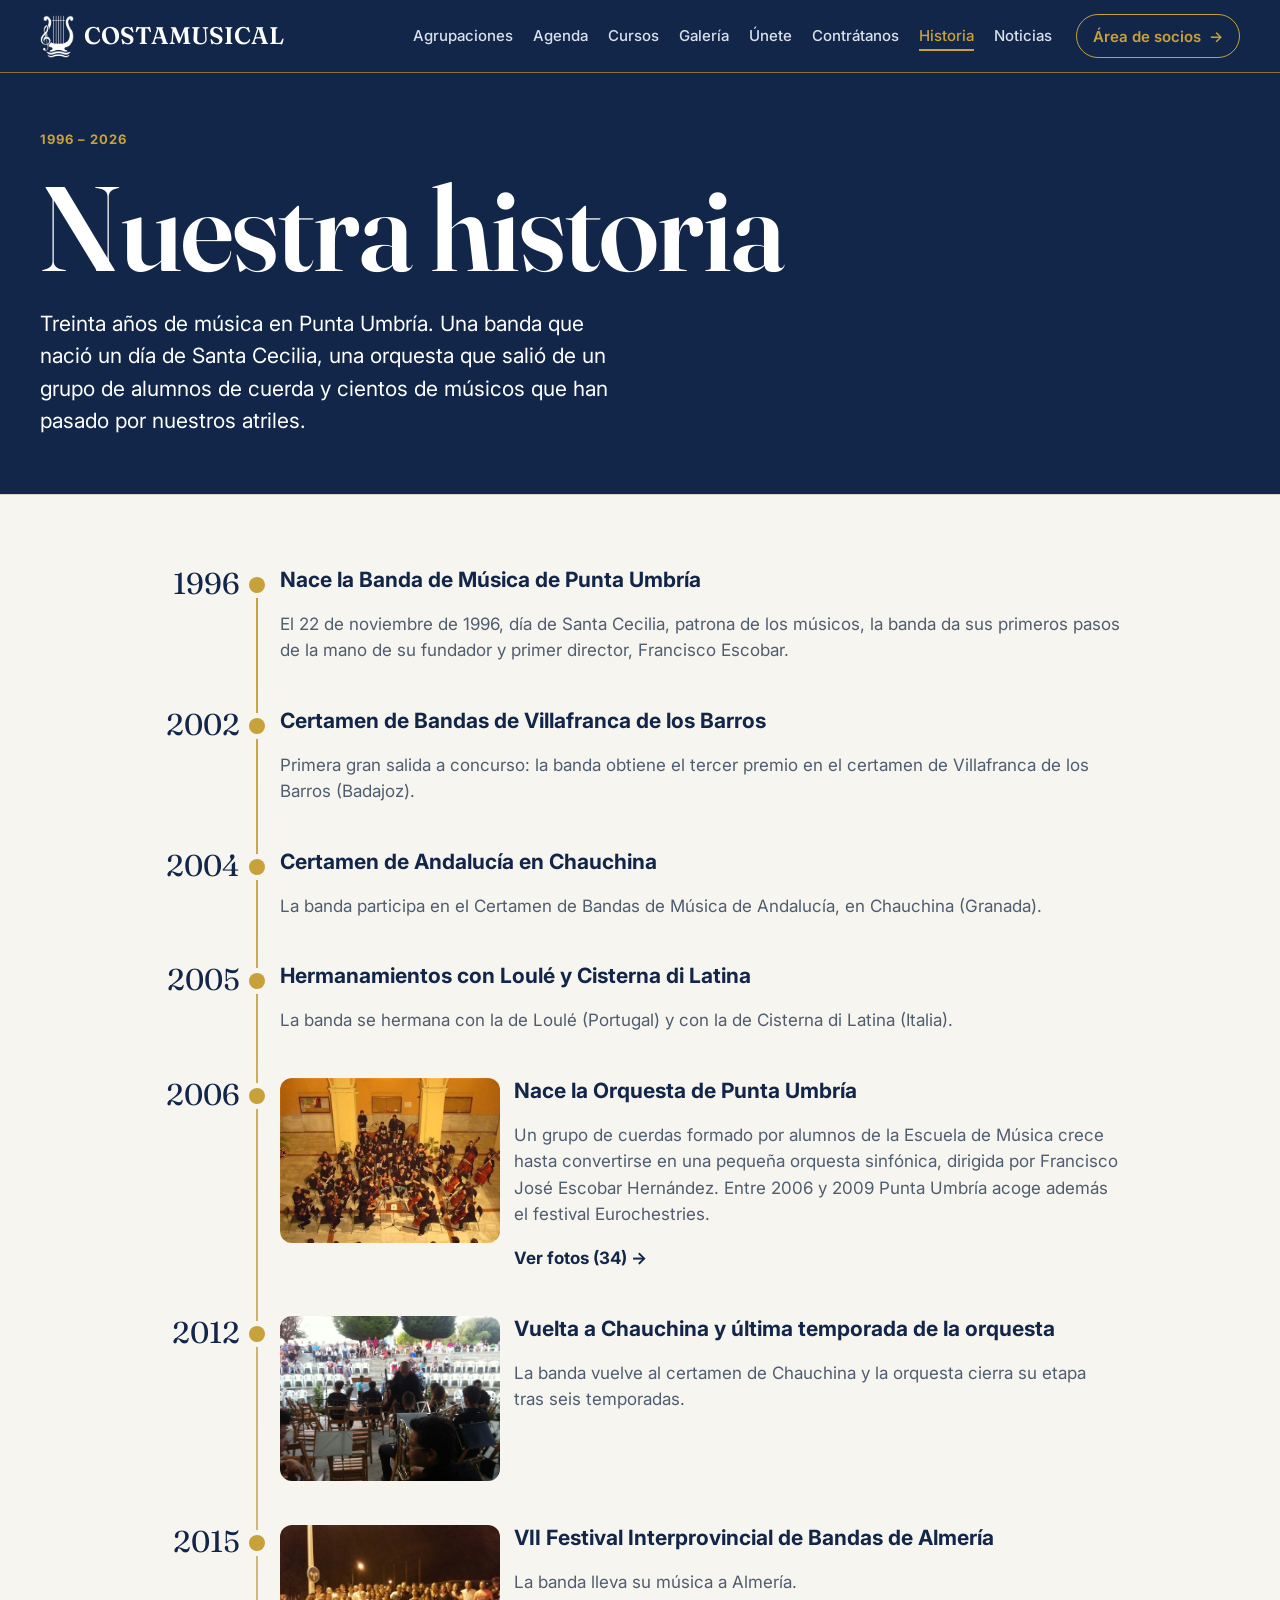
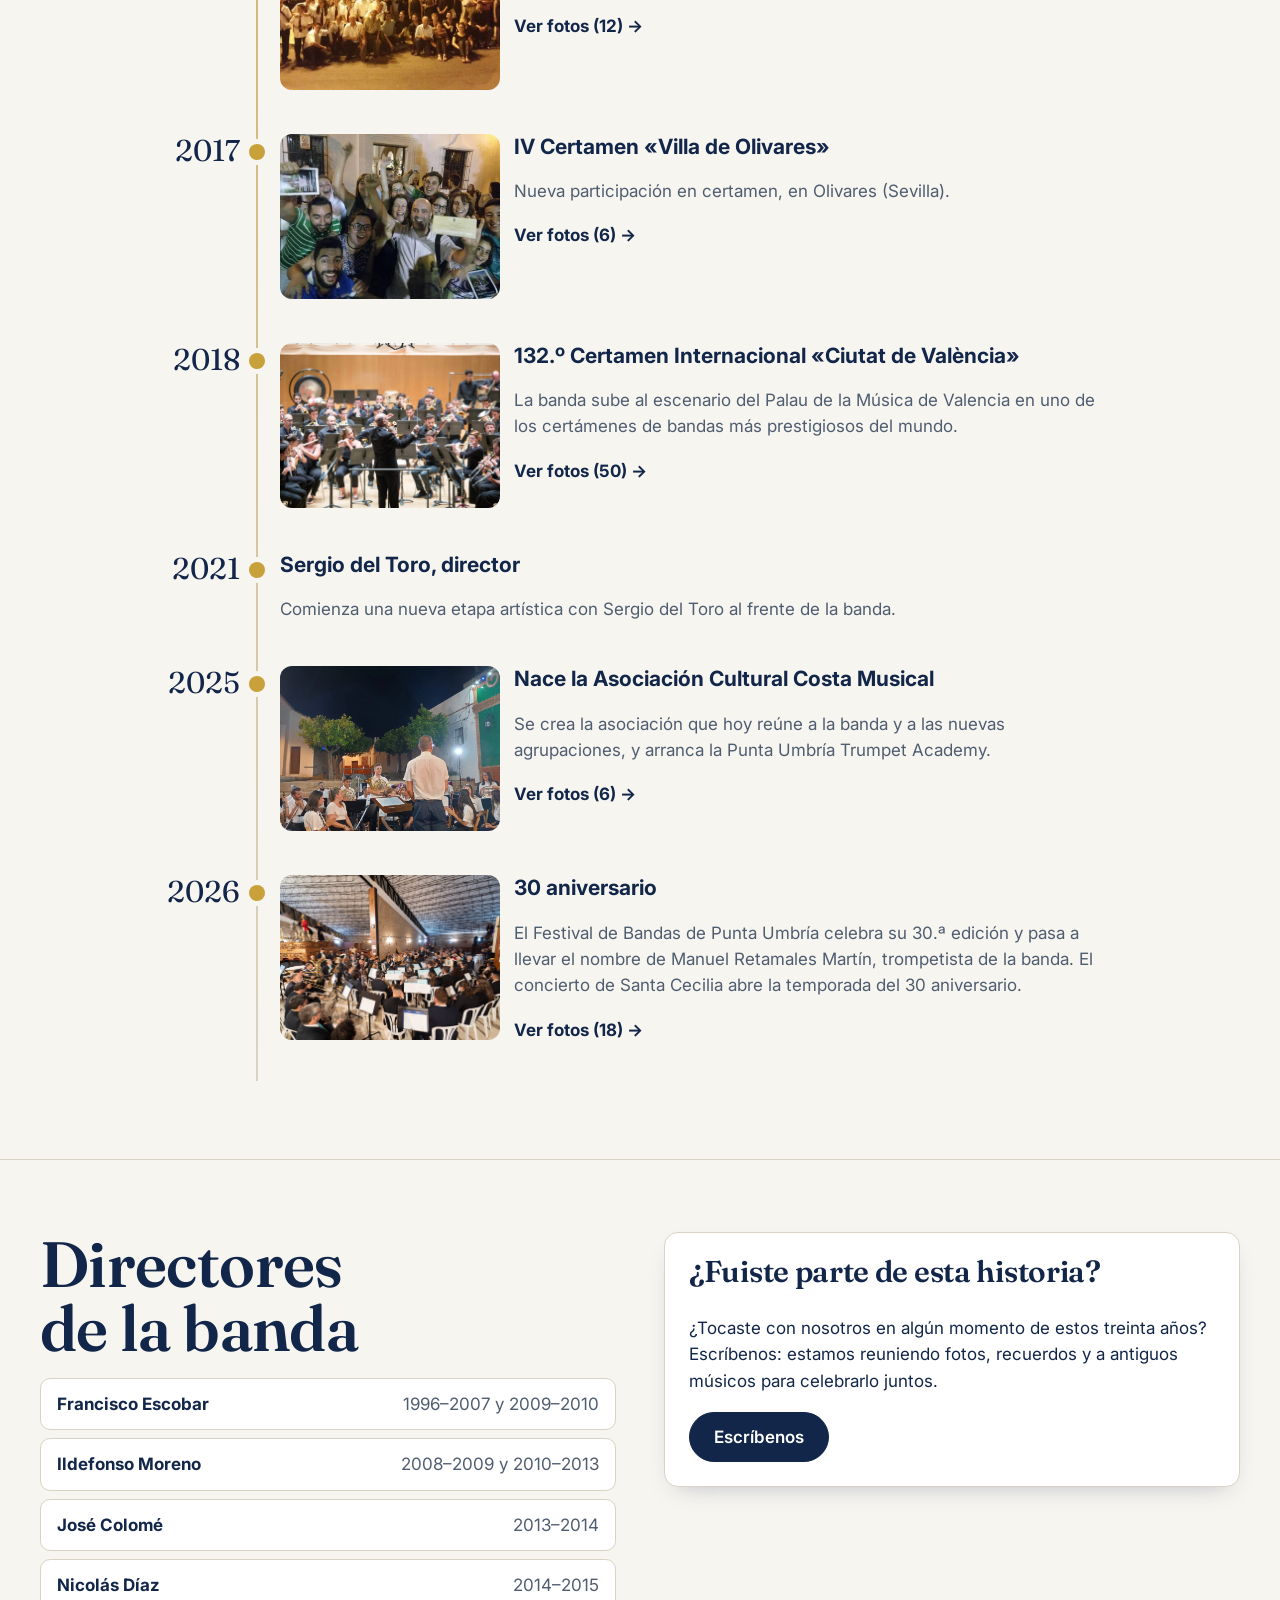
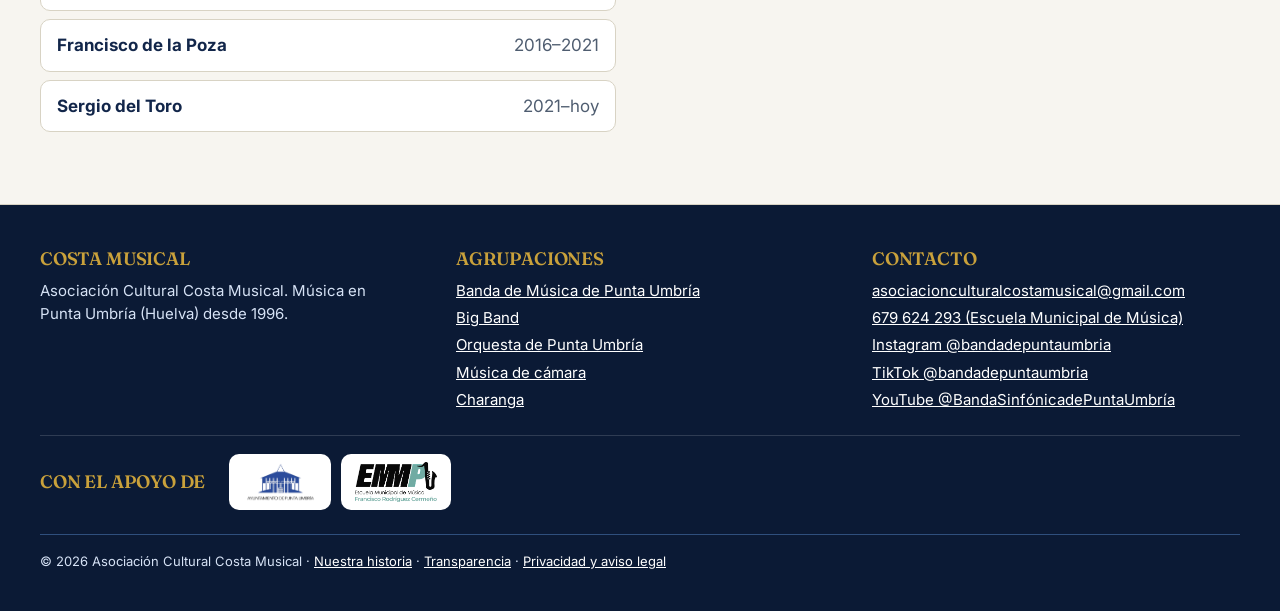
<file: historia.html>
<!DOCTYPE html>
<html lang="es">
<head>
<meta charset="utf-8">
<meta name="viewport" content="width=device-width, initial-scale=1">
<title>Nuestra historia · Costa Musical</title>
<meta name="description" content="Treinta años de la Banda de Música de Punta Umbría (1996–2026): fundación, directores, certámenes, la Orquesta de Punta Umbría y la Asociación Cultural Costa Musical.">
<link rel="preconnect" href="https://fonts.googleapis.com">
<link rel="preconnect" href="https://fonts.gstatic.com" crossorigin>
<link href="https://fonts.googleapis.com/css2?family=Fraunces:ital,opsz,wght@0,9..144,400..700;1,9..144,400..700&amp;family=Inter:wght@400..700&amp;display=swap" rel="stylesheet">
<meta property="og:type" content="website">
<meta property="og:site_name" content="Costa Musical">
<meta property="og:locale" content="es_ES">
<meta property="og:title" content="Nuestra historia · Costa Musical">
<meta property="og:description" content="Treinta años de la Banda de Música de Punta Umbría (1996–2026).">
<meta property="og:url" content="https://costamusical.pages.dev/historia.html">
<meta property="og:image" content="https://costamusical.pages.dev/img/compartir.jpg">
<meta property="og:image:width" content="1200">
<meta property="og:image:height" content="630">
<meta name="twitter:card" content="summary_large_image">
<link rel="icon" href="img/favicon.png">
<link rel="stylesheet" href="css/estilo.css">
<link rel="stylesheet" href="css/tema-institucional.css">
</head>
<body data-pagina="historia">
<a class="oculto" href="#contenido">Saltar al contenido</a>
<div id="cabecera"></div>
<main id="contenido">
<section class="banda-azul con-borde" style="border-top:none"><div class="envoltorio pila" style="padding-top:56px;padding-bottom:56px">
  <span class="quien-evento" style="color:var(--amarillo)">1996 – 2026</span>
  <h1 class="titulo-xl" id="h-titulo">Nuestra historia</h1>
  <p class="entradilla" id="h-entradilla"></p>
</div></section>
<section class="seccion"><div class="envoltorio">
  <ol class="linea-tiempo" id="linea-tiempo"></ol>
</div></section>
<section class="seccion banda-cielo con-borde"><div class="envoltorio dos" style="align-items:start">
  <div class="pila"><h2 class="titulo">Directores de la banda</h2><ul class="directores" id="directores"></ul></div>
  <div class="caja pila" id="h-cierre-caja"><h3>¿Fuiste parte de esta historia?</h3><p id="h-cierre"></p><p><a class="boton marino" href="unete.html#contacto">Escríbenos</a></p></div>
</div></section>
</main>
<div id="pie"></div>
<dialog id="aviso-ensembli">
  <h3>Enlace pendiente</h3>
  <p>El área de socios en Ensembli todavía no está enlazada. Cuando lo esté, este botón te llevará directamente.</p>
  <button class="boton marino" id="cerrar-aviso">Entendido</button>
</dialog>
<script src="js/sitio.js"></script>
</body>
</html>
</file>
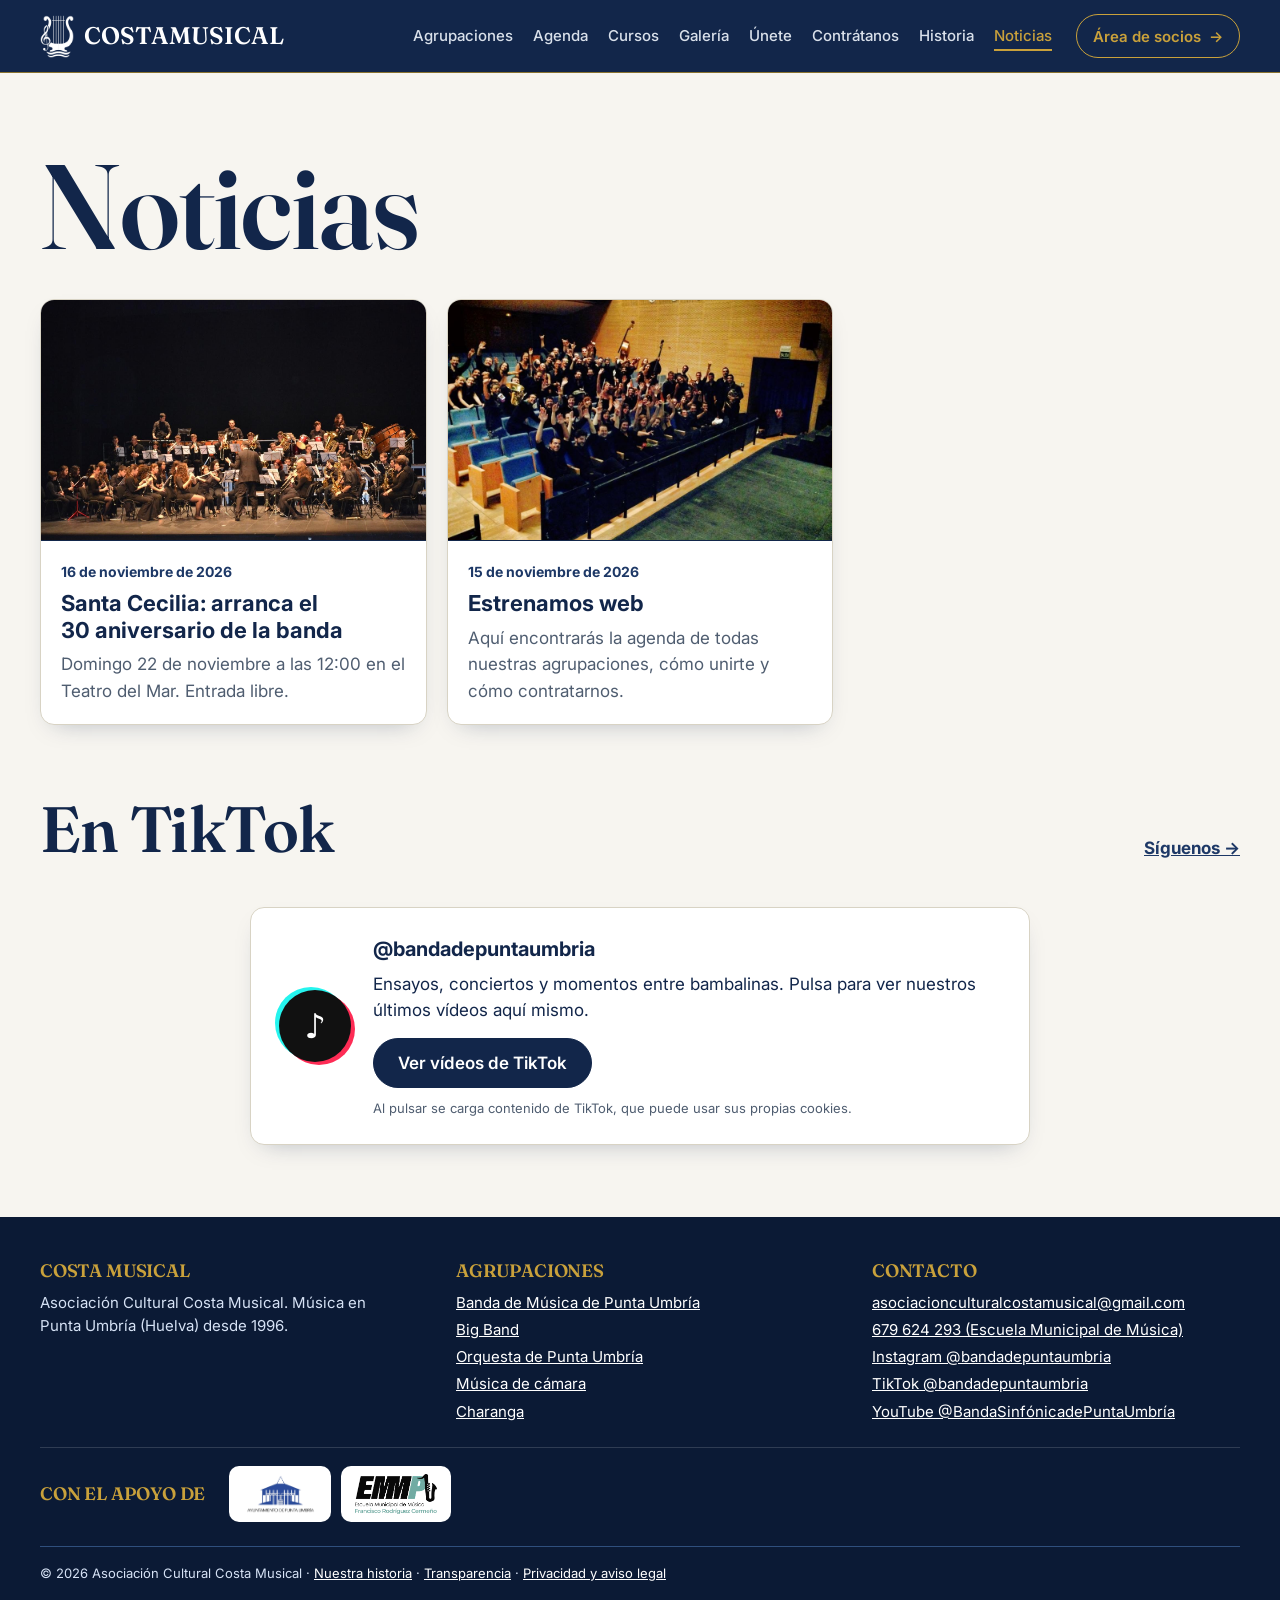
<file: noticias.html>
<!DOCTYPE html>
<html lang="es">
<head>
<meta charset="utf-8">
<meta name="viewport" content="width=device-width, initial-scale=1">
<title>Noticias · Costa Musical</title>
<meta name="description" content="Noticias de la Banda de Música de Punta Umbría y de Costa Musical.">
<link rel="preconnect" href="https://fonts.googleapis.com">
<link rel="preconnect" href="https://fonts.gstatic.com" crossorigin>
<link href="https://fonts.googleapis.com/css2?family=Fraunces:ital,opsz,wght@0,9..144,400..700;1,9..144,400..700&amp;family=Inter:wght@400..700&amp;display=swap" rel="stylesheet">
<meta property="og:type" content="website">
<meta property="og:site_name" content="Costa Musical">
<meta property="og:locale" content="es_ES">
<meta property="og:title" content="Noticias · Costa Musical">
<meta property="og:description" content="Noticias de la Banda de Música de Punta Umbría y de Costa Musical.">
<meta property="og:url" content="https://costamusical.pages.dev/noticias.html">
<meta property="og:image" content="https://costamusical.pages.dev/img/compartir.jpg">
<meta property="og:image:width" content="1200">
<meta property="og:image:height" content="630">
<meta name="twitter:card" content="summary_large_image">
<link rel="icon" href="img/favicon.png">
<link rel="stylesheet" href="css/estilo.css">
<link rel="stylesheet" href="css/tema-institucional.css">
</head>
<body data-pagina="noticias">
<a class="oculto" href="#contenido">Saltar al contenido</a>
<div id="cabecera"></div>
<main id="contenido">
<section class="seccion"><div class="envoltorio">
  <div id="lista"><h1 class="titulo-xl" style="margin-bottom:32px">Noticias</h1><div class="noticias" id="lista-noticias"></div>
    <div id="bloque-tiktok" class="pila" style="margin-top:72px" hidden>
      <div class="cabecera-sec"><h2 class="titulo">En TikTok</h2><a class="tiktok-seguir" href="#" target="_blank" rel="noopener" style="font-weight:700">Síguenos →</a></div>
      <div class="tiktok-caja"></div>
    </div></div>
  <article class="articulo" id="articulo" hidden></article>
</div></section>
</main>
<div id="pie"></div>
<dialog id="aviso-ensembli">
  <h3>Enlace pendiente</h3>
  <p>El área de socios en Ensembli todavía no está enlazada. Cuando lo esté, este botón te llevará directamente.</p>
  <button class="boton marino" id="cerrar-aviso">Entendido</button>
</dialog>
<script src="js/sitio.js"></script>
</body>
</html>
</file>
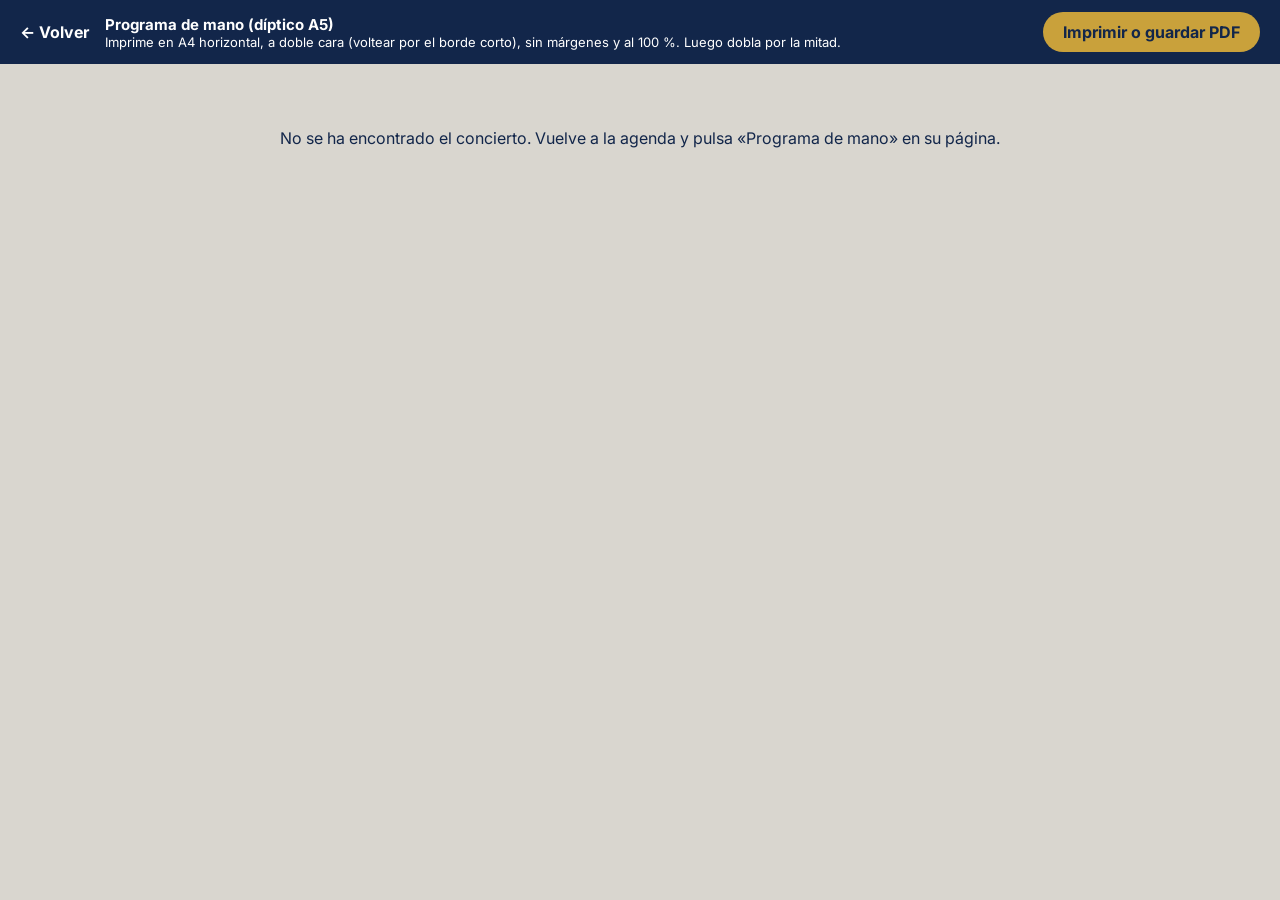
<file: programa.html>
<!doctype html>
<html lang="es">
<head>
<meta charset="utf-8">
<meta name="viewport" content="width=device-width, initial-scale=1">
<title>Programa de mano · Costa Musical</title>
<meta name="robots" content="noindex">
<link rel="preconnect" href="https://fonts.googleapis.com">
<link rel="preconnect" href="https://fonts.gstatic.com" crossorigin>
<link href="https://fonts.googleapis.com/css2?family=Fraunces:ital,opsz,wght@0,9..144,400..700;1,9..144,400..700&family=Inter:wght@400..700&display=swap" rel="stylesheet">
<link rel="icon" href="img/favicon.png">
<link rel="stylesheet" href="css/programa.css">
</head>
<body>
<div class="barra no-imprimir">
  <a href="agenda.html" id="volver">← Volver</a>
  <div class="barra-txt"><b>Programa de mano (díptico A5)</b><span>Imprime en A4 horizontal, a doble cara (voltear por el borde corto), sin márgenes y al 100 %. Luego dobla por la mitad.</span></div>
  <button type="button" id="imprimir">Imprimir o guardar PDF</button>
</div>
<main id="folleto"><p class="cargando no-imprimir">Preparando el programa…</p></main>
<script src="js/vendor/qrcode.js"></script>
<script src="js/programa.js"></script>
</body>
</html>
</file>
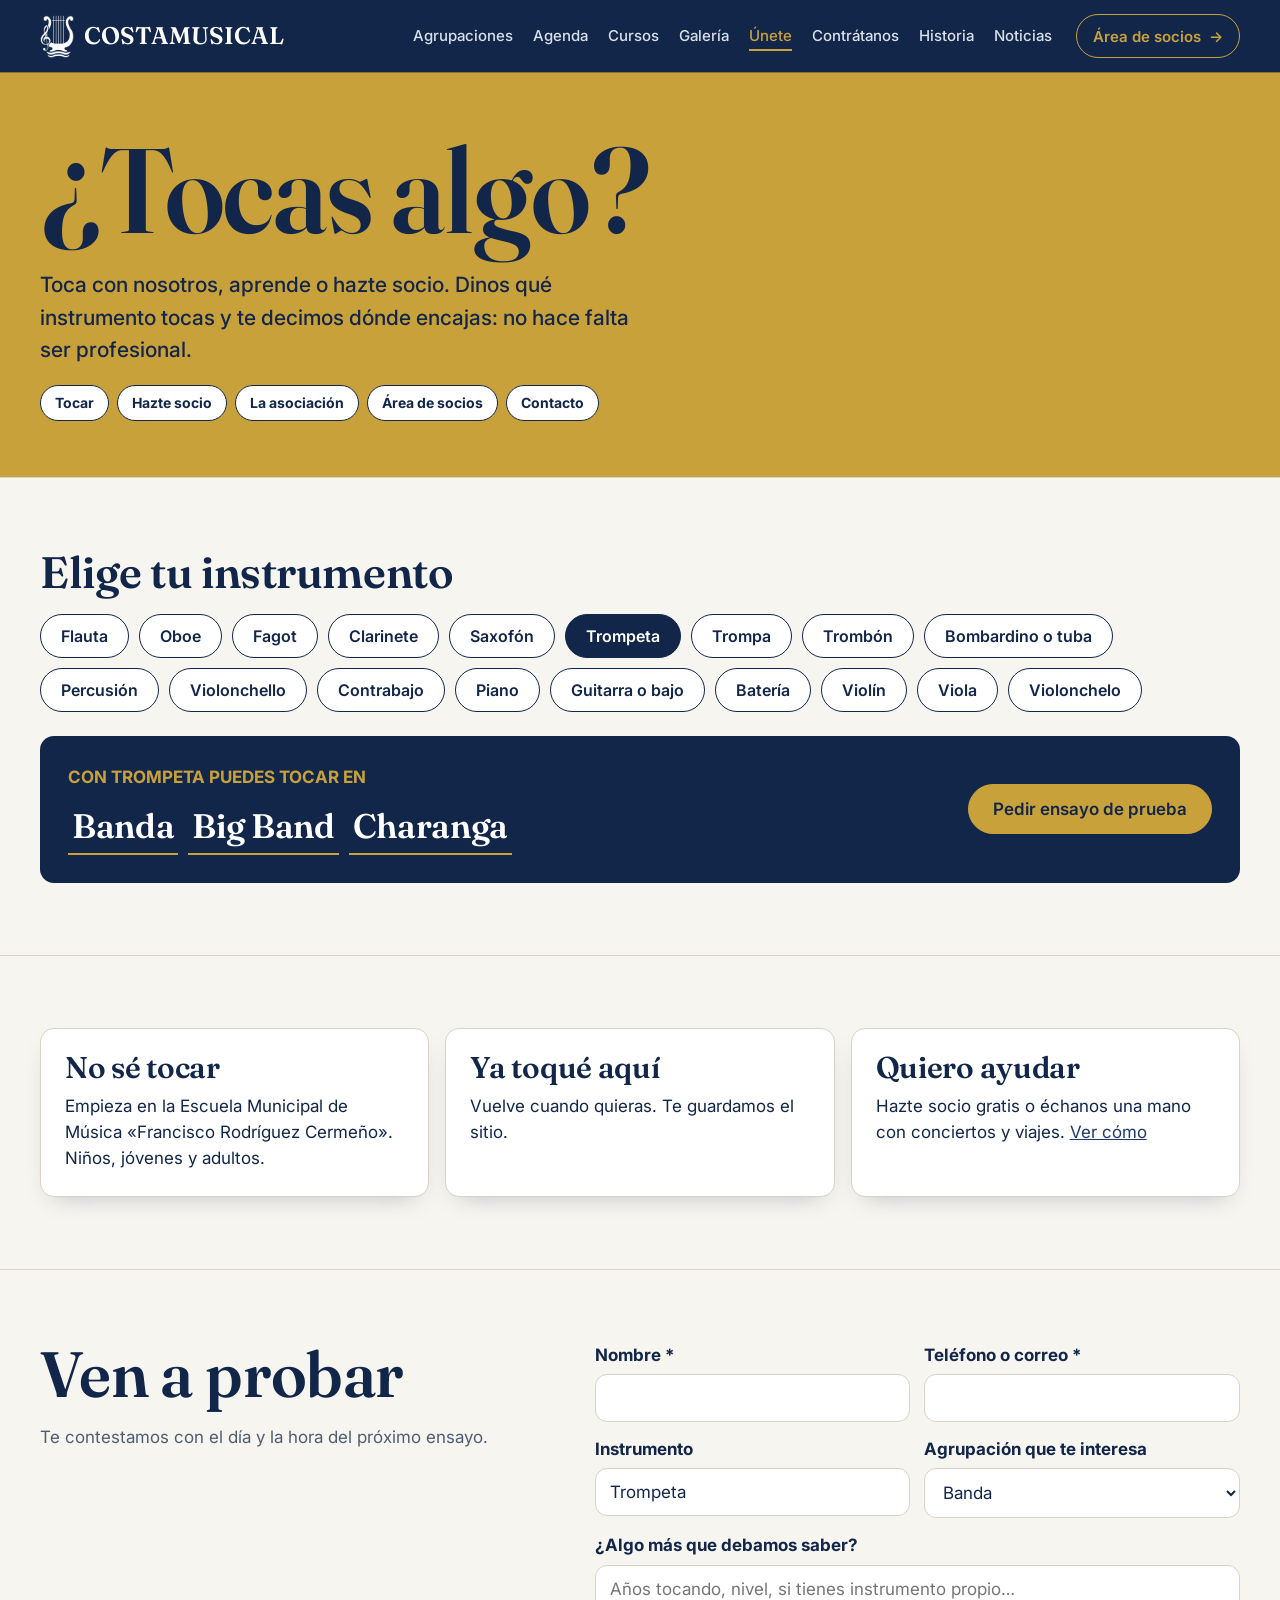
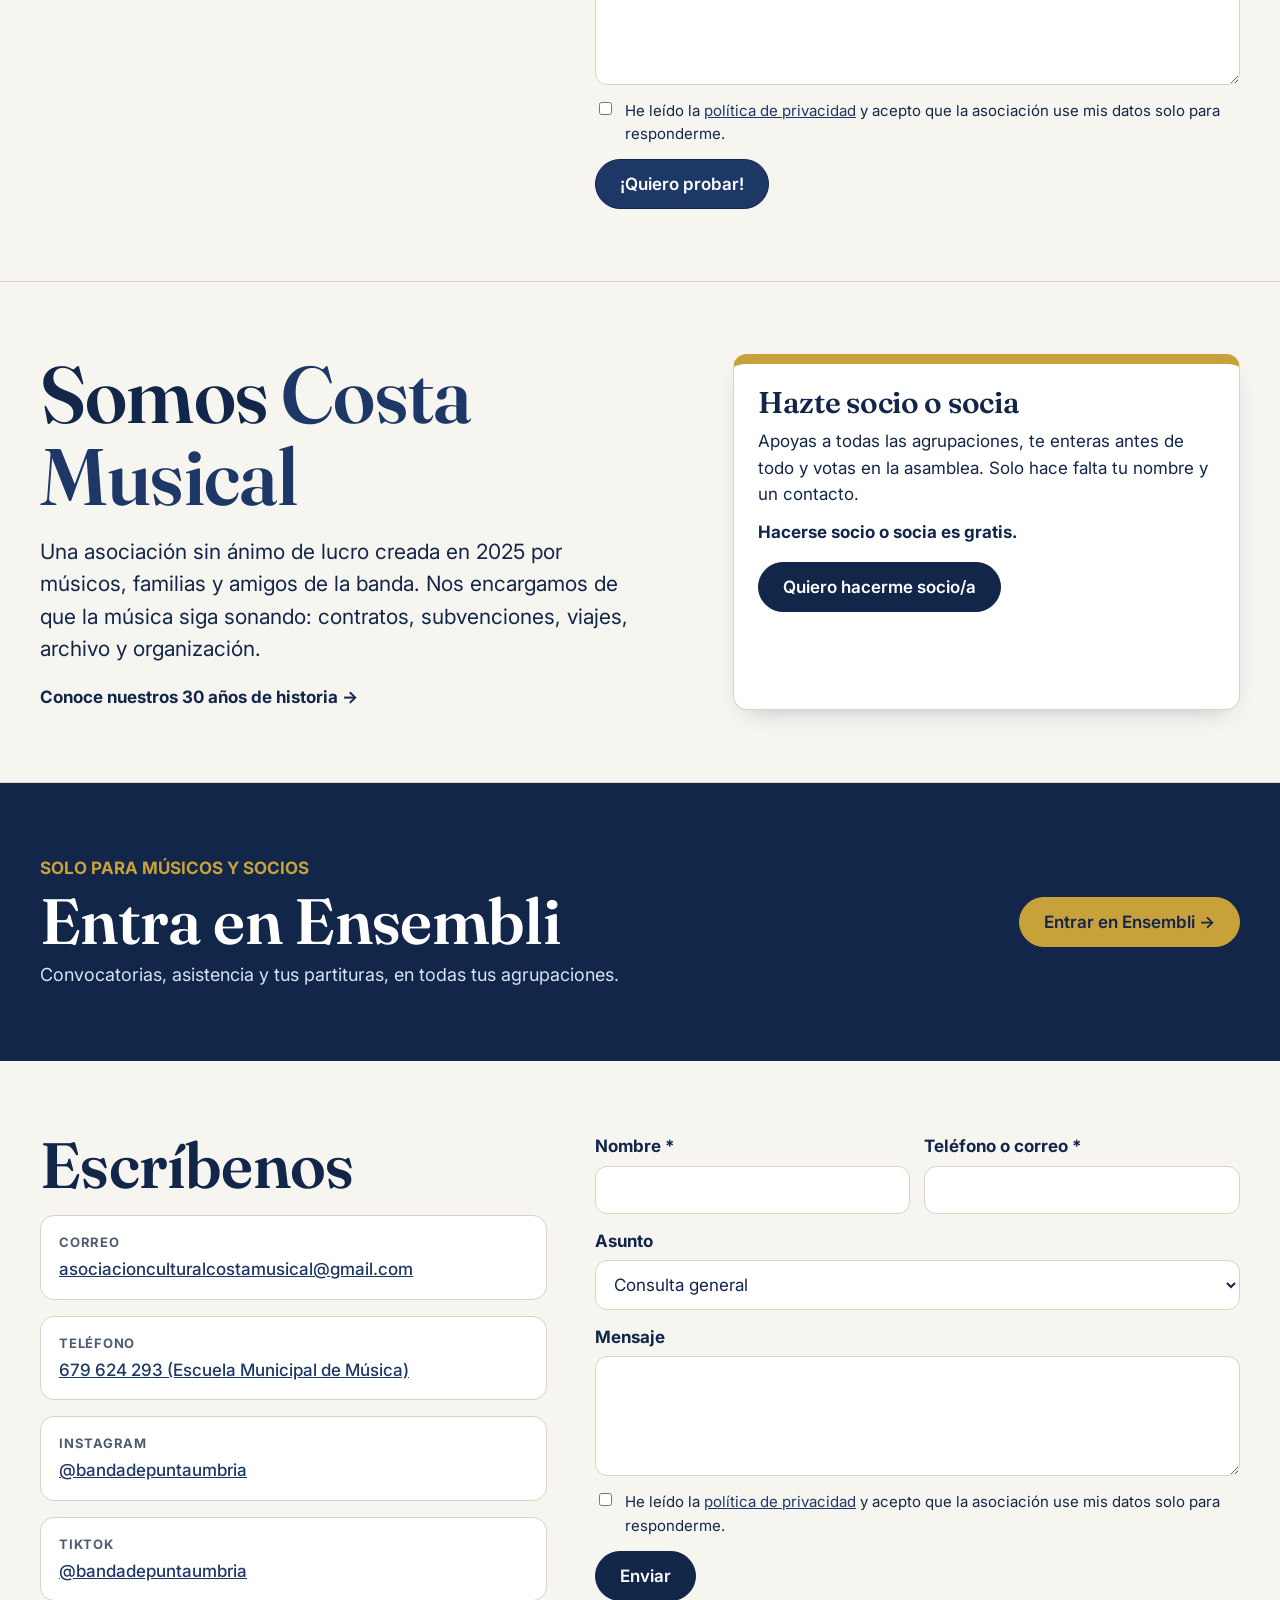
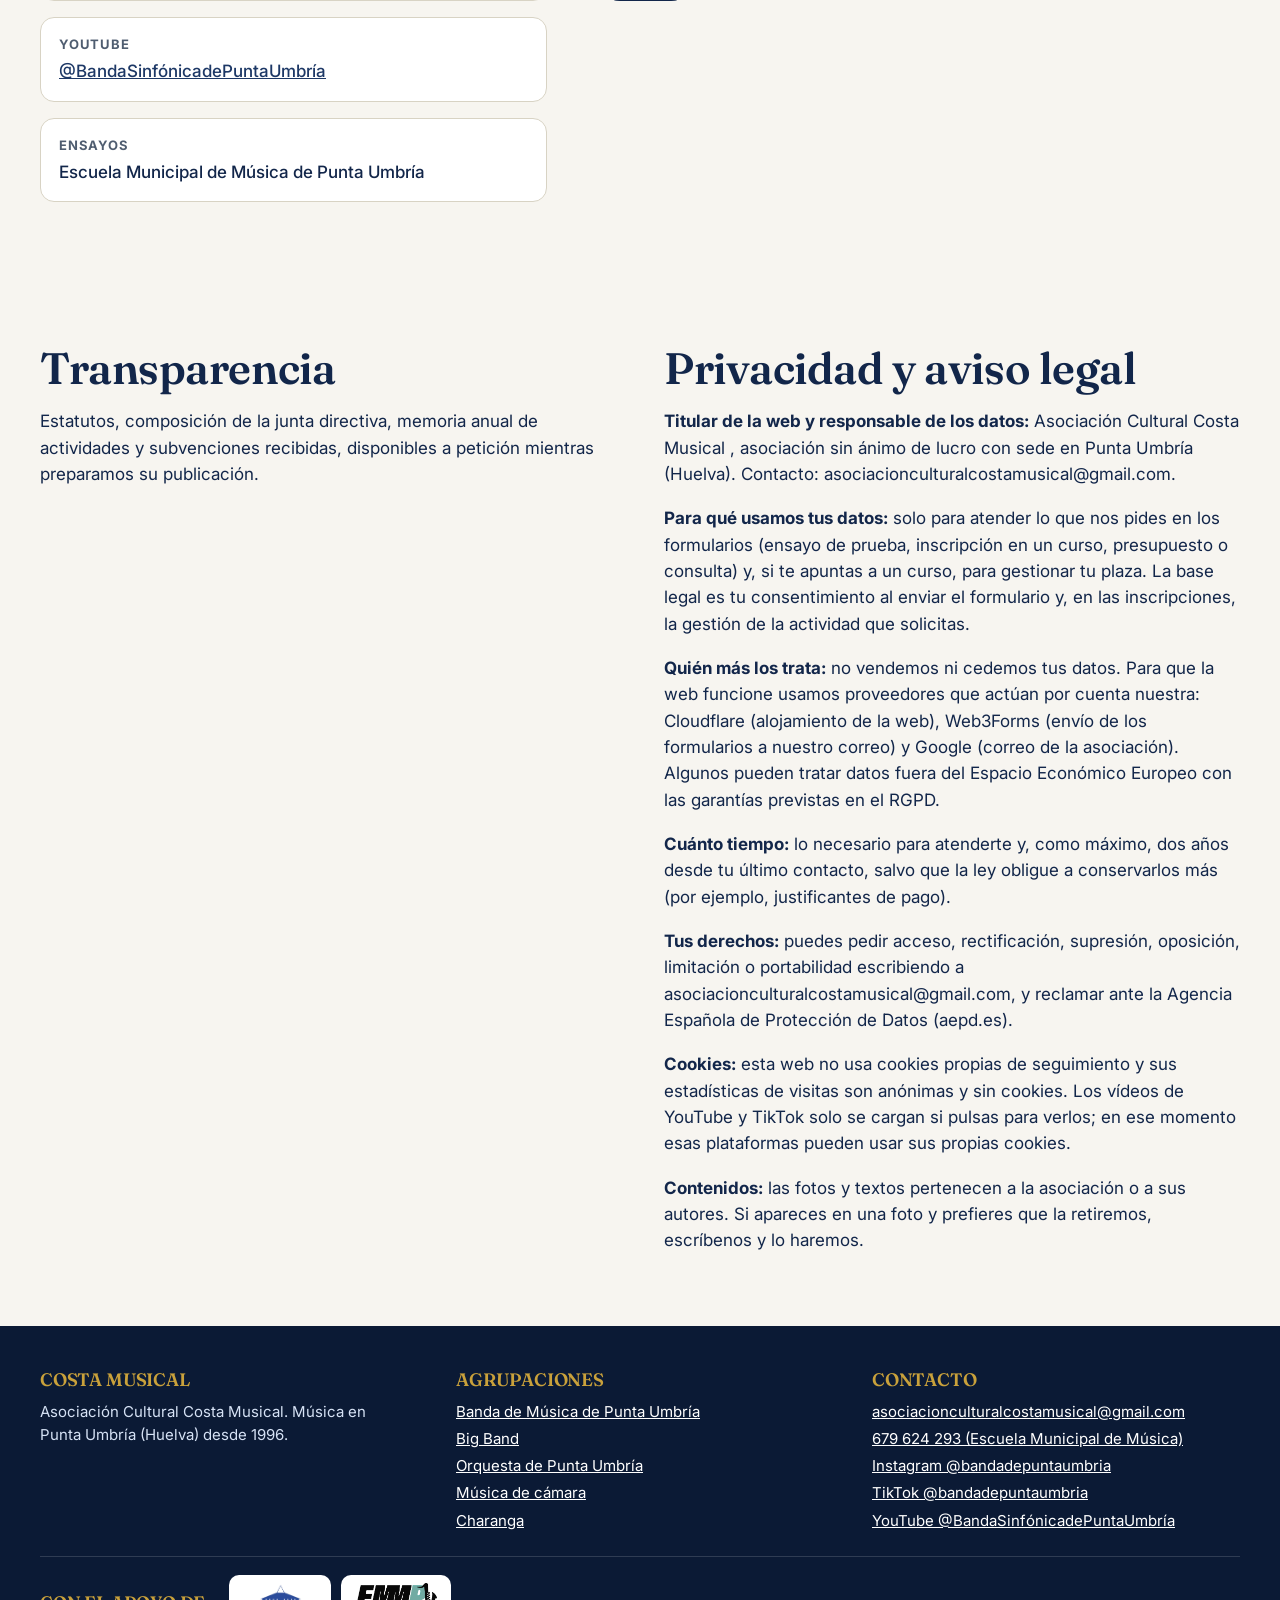
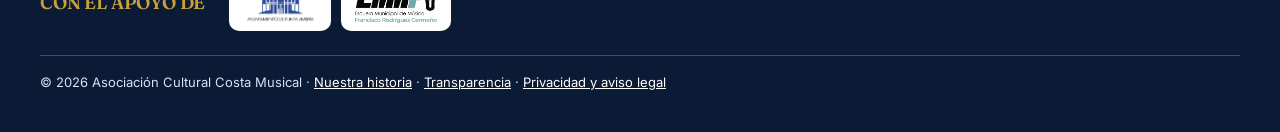
<file: unete.html>
<!DOCTYPE html>
<html lang="es">
<head>
<meta charset="utf-8">
<meta name="viewport" content="width=device-width, initial-scale=1">
<title>Únete · Costa Musical</title>
<meta name="description" content="Únete a Costa Musical: toca en la Banda de Música de Punta Umbría, la Orquesta o la Big Band, aprende música o hazte socio gratis. Área de socios y contacto.">
<link rel="preconnect" href="https://fonts.googleapis.com">
<link rel="preconnect" href="https://fonts.gstatic.com" crossorigin>
<link href="https://fonts.googleapis.com/css2?family=Fraunces:ital,opsz,wght@0,9..144,400..700;1,9..144,400..700&amp;family=Inter:wght@400..700&amp;display=swap" rel="stylesheet">
<meta property="og:type" content="website">
<meta property="og:site_name" content="Costa Musical">
<meta property="og:locale" content="es_ES">
<meta property="og:title" content="Únete · Costa Musical">
<meta property="og:description" content="Únete a Costa Musical: toca en la Banda de Música de Punta Umbría, la Orquesta o la Big Band, aprende música o hazte socio gratis. Área de socios y contacto.">
<meta property="og:url" content="https://costamusical.pages.dev/unete.html">
<meta property="og:image" content="https://costamusical.pages.dev/img/compartir.jpg">
<meta property="og:image:width" content="1200">
<meta property="og:image:height" content="630">
<meta name="twitter:card" content="summary_large_image">
<link rel="icon" href="img/favicon.png">
<link rel="stylesheet" href="css/estilo.css">
<link rel="stylesheet" href="css/tema-institucional.css">
</head>
<body data-pagina="unete">
<a class="oculto" href="#contenido">Saltar al contenido</a>
<div id="cabecera"></div>
<main id="contenido">
<section class="banda-amarilla con-borde" style="border-top:none"><div class="envoltorio pila" style="padding-top:56px;padding-bottom:56px">
  <h1 class="titulo-xl">¿Tocas algo?</h1>
  <p class="entradilla" style="font-weight:500">Toca con nosotros, aprende o hazte socio. Dinos qué instrumento tocas y te decimos dónde encajas: no hace falta ser profesional.</p>
  <nav class="chips" aria-label="En esta página"><a href="#tocar">Tocar</a><a href="#hazte-socio">Hazte socio</a><a href="#asociacion">La asociación</a><a href="#socios">Área de socios</a><a href="#contacto">Contacto</a></nav>
</div></section>
<section class="seccion" id="tocar"><div class="envoltorio">
  <h2 class="titulo" style="font-size:clamp(32px,4vw,44px);margin-bottom:20px">Elige tu instrumento</h2>
  <div class="selector" id="instrumentos" role="group" aria-label="Instrumentos"></div>
  <div class="resultado">
    <div class="txt"><span class="etq">Con <span id="actual"></span> puedes tocar en</span><div class="destinos" id="destinos"></div></div>
    <a class="boton amarillo" href="#prueba">Pedir ensayo de prueba</a>
  </div>
</div></section>
<section class="seccion banda-cielo con-borde"><div class="envoltorio rejilla" style="grid-template-columns:repeat(auto-fit,minmax(280px,1fr))">
  <div class="caja"><h3>No sé tocar</h3><p>Empieza en la Escuela Municipal de Música «Francisco Rodríguez Cermeño». Niños, jóvenes y adultos.</p></div>
  <div class="caja"><h3>Ya toqué aquí</h3><p>Vuelve cuando quieras. Te guardamos el sitio.</p></div>
  <div class="caja"><h3>Quiero ayudar</h3><p>Hazte socio gratis o échanos una mano con conciertos y viajes. <a href="#hazte-socio">Ver cómo</a></p></div>
</div></section>
<section class="seccion" id="prueba"><div class="envoltorio dos">
  <div class="pila"><h2 class="titulo">Ven a probar</h2><p class="suave">Te contestamos con el día y la hora del próximo ensayo.</p></div>
  <div class="ancha">
    <form class="campos" name="ensayo-prueba" method="POST" data-netlify="true" netlify-honeypot="bot-field">
      <input type="hidden" name="form-name" value="ensayo-prueba">
      <p class="oculto"><label>No rellenes esto <input name="bot-field"></label></p>
      <label for="f-nombre">Nombre *<input id="f-nombre" name="nombre" required autocomplete="name"></label>
      <label for="f-contacto">Teléfono o correo *<input id="f-contacto" name="contacto" required></label>
      <label for="f-instrumento">Instrumento<input id="f-instrumento" name="instrumento"></label>
      <label for="f-agrupacion">Agrupación que te interesa<select id="f-agrupacion" name="agrupacion"></select></label>
      <label class="ancho" for="f-mensaje">¿Algo más que debamos saber?<textarea id="f-mensaje" name="mensaje" placeholder="Años tocando, nivel, si tienes instrumento propio…"></textarea></label>
      <label class="check ancho" for="ensayo-prueba-priv"><input id="ensayo-prueba-priv" type="checkbox" name="privacidad" value="si"> <span>He leído la <a href="unete.html#privacidad">política de privacidad</a> y acepto que la asociación use mis datos solo para responderme.</span></label>
      <div><button class="boton azul" type="submit">¡Quiero probar!</button></div>
      <p class="aviso" role="status" hidden></p>
    </form>
  </div>
</div></section>

<section class="seccion banda-cielo con-borde" id="asociacion"><div class="envoltorio dos">
  <div class="ancha pila">
    <h2 class="titulo-xl" style="font-size:clamp(44px,7vw,80px)">Somos <span style="color:var(--azul)">Costa Musical</span></h2>
    <p class="entradilla">Una asociación sin ánimo de lucro creada en 2025 por músicos, familias y amigos de la banda. Nos encargamos de que la música siga sonando: contratos, subvenciones, viajes, archivo y organización.</p>
    <p><a class="mas-info" href="historia.html">Conoce nuestros 30 años de historia →</a></p>
  </div>
  <div class="caja" id="hazte-socio" style="border-top:10px solid var(--amarillo)">
    <h3>Hazte socio o socia</h3>
    <p>Apoyas a todas las agrupaciones, te enteras antes de todo y votas en la asamblea. Solo hace falta tu nombre y un contacto.</p>
    <p style="font-weight:700;margin:12px 0 16px" id="cuota"></p>
    <a class="boton marino" href="#contacto">Quiero hacerme socio/a</a>
  </div>
</div></section>
<section class="seccion banda-marino" id="socios"><div class="envoltorio socios">
  <div class="txt"><span style="font-weight:700;color:var(--amarillo)">SOLO PARA MÚSICOS Y SOCIOS</span><h2 class="titulo">Entra en Ensembli</h2><p class="suave" style="font-size:18px">Convocatorias, asistencia y tus partituras, en todas tus agrupaciones.</p></div>
  <a class="boton amarillo enlace-ensembli" href="#socios">Entrar en Ensembli →</a>
</div></section>
<section class="seccion" id="contacto"><div class="envoltorio dos">
  <div class="pila">
    <h2 class="titulo">Escríbenos</h2>
    <dl class="ficha-datos" id="datos-contacto" style="grid-template-columns:1fr"></dl>
  </div>
  <div class="ancha">
    <form class="campos" name="contacto" method="POST" data-netlify="true" netlify-honeypot="bot-field">
      <input type="hidden" name="form-name" value="contacto">
      <p class="oculto"><label>No rellenes esto <input name="bot-field"></label></p>
      <label for="m-nombre">Nombre *<input id="m-nombre" name="nombre" required autocomplete="name"></label>
      <label for="m-contacto">Teléfono o correo *<input id="m-contacto" name="contacto" required></label>
      <label class="ancho" for="m-asunto">Asunto<select id="m-asunto" name="asunto"><option>Consulta general</option><option>Hacerme socio/a</option><option>Antiguo miembro</option><option>Patrocinio</option><option>Prensa</option></select></label>
      <label class="ancho" for="m-mensaje">Mensaje<textarea id="m-mensaje" name="mensaje"></textarea></label>
      <label class="check ancho" for="contacto-priv"><input id="contacto-priv" type="checkbox" name="privacidad" value="si"> <span>He leído la <a href="unete.html#privacidad">política de privacidad</a> y acepto que la asociación use mis datos solo para responderme.</span></label>
      <div><button class="boton marino" type="submit">Enviar</button></div>
      <p class="aviso" role="status" hidden></p>
    </form>
  </div>
</div></section>
<section class="seccion"><div class="envoltorio dos">
  <div class="pila" id="transparencia"><h2 class="titulo" style="font-size:clamp(32px,4vw,44px)">Transparencia</h2><p>Estatutos, composición de la junta directiva, memoria anual de actividades y subvenciones recibidas, disponibles a petición mientras preparamos su publicación.</p></div>
  <div class="pila" id="privacidad"><h2 class="titulo" style="font-size:clamp(32px,4vw,44px)">Privacidad y aviso legal</h2>
    <p><b>Titular de la web y responsable de los datos:</b> Asociación Cultural Costa Musical <span class="d-cif"></span>, asociación sin ánimo de lucro con sede en Punta Umbría (Huelva). Contacto: <span class="d-correo"></span>.</p>
    <p><b>Para qué usamos tus datos:</b> solo para atender lo que nos pides en los formularios (ensayo de prueba, inscripción en un curso, presupuesto o consulta) y, si te apuntas a un curso, para gestionar tu plaza. La base legal es tu consentimiento al enviar el formulario y, en las inscripciones, la gestión de la actividad que solicitas.</p>
    <p><b>Quién más los trata:</b> no vendemos ni cedemos tus datos. Para que la web funcione usamos proveedores que actúan por cuenta nuestra: Cloudflare (alojamiento de la web), Web3Forms (envío de los formularios a nuestro correo) y Google (correo de la asociación). Algunos pueden tratar datos fuera del Espacio Económico Europeo con las garantías previstas en el RGPD.</p>
    <p><b>Cuánto tiempo:</b> lo necesario para atenderte y, como máximo, dos años desde tu último contacto, salvo que la ley obligue a conservarlos más (por ejemplo, justificantes de pago).</p>
    <p><b>Tus derechos:</b> puedes pedir acceso, rectificación, supresión, oposición, limitación o portabilidad escribiendo a <span class="d-correo"></span>, y reclamar ante la Agencia Española de Protección de Datos (aepd.es).</p>
    <p><b>Cookies:</b> esta web no usa cookies propias de seguimiento y sus estadísticas de visitas son anónimas y sin cookies. Los vídeos de YouTube y TikTok solo se cargan si pulsas para verlos; en ese momento esas plataformas pueden usar sus propias cookies.</p>
    <p><b>Contenidos:</b> las fotos y textos pertenecen a la asociación o a sus autores. Si apareces en una foto y prefieres que la retiremos, escríbenos y lo haremos.</p>
  </div>
</div></section>
</main>
<div id="pie"></div>
<dialog id="aviso-ensembli">
  <h3>Enlace pendiente</h3>
  <p>El área de socios en Ensembli todavía no está enlazada. Cuando lo esté, este botón te llevará directamente.</p>
  <button class="boton marino" id="cerrar-aviso">Entendido</button>
</dialog>
<script src="js/sitio.js"></script>
</body>
</html>
</file>
<file: css/estilo.css>
/* Costa Musical · «Verbena con traje»
   Azul marino como color oscuro, azul atlántico y amarillo como acentos.
   Display: Anton (cartel). Texto: Rubik. Un solo tema claro. */
:root{
  --marino:#12305a;
  --azul:#0b4fa8;
  --amarillo:#ffcc29;
  --rojo:#e04f5f;
  --blanco:#ffffff;
  --cielo:#e8f0fb;
  --gris:#3f5170;
  --borde:3px;
  --radio:18px;
  --display:"Anton", Impact, "Arial Narrow", sans-serif;
  --texto:"Rubik", system-ui, -apple-system, "Segoe UI", Roboto, sans-serif;
  --ancho:1240px;
  color-scheme:light;
}
body.sobria{--borde:2px;--radio:12px}

*{box-sizing:border-box}
html{scroll-padding-top:84px}
body{margin:0;background:var(--blanco);color:var(--marino);font-family:var(--texto);font-size:17px;line-height:1.55}
img{max-width:100%;display:block}
a{color:var(--azul)}
a:hover{color:var(--marino)}
:focus-visible{outline:3px solid var(--amarillo);outline-offset:3px}
h1,h2,h3{margin:0;line-height:1;text-wrap:balance}
p{margin:0}
.envoltorio{max-width:var(--ancho);margin:0 auto;padding:0 20px}
.display{font-family:var(--display);font-weight:400;text-transform:uppercase;letter-spacing:.01em}
.oculto{position:absolute;width:1px;height:1px;overflow:hidden;clip:rect(0 0 0 0)}

/* Cabecera */
.cabecera{position:sticky;top:0;z-index:20;background:var(--blanco);border-bottom:var(--borde) solid var(--marino)}
.cabecera .envoltorio{display:flex;align-items:center;gap:12px 24px;min-height:72px}
.logo{font-family:var(--display);font-size:28px;letter-spacing:.02em;text-decoration:none;color:var(--marino);margin-right:auto;white-space:nowrap}
.logo span{color:var(--azul)}
.menu{display:flex;gap:4px 20px;list-style:none;margin:0;padding:0;font-weight:500;font-size:15px}
.menu a{color:var(--marino);text-decoration:none;padding:6px 0}
.menu a[aria-current="page"]{color:var(--azul);text-decoration:underline;text-decoration-thickness:3px;text-underline-offset:6px}
.boton-menu{display:none;font:700 15px var(--texto);background:none;border:2px solid var(--marino);color:var(--marino);border-radius:999px;padding:8px 14px;cursor:pointer}
@media (max-width:980px){
  .boton-menu{display:block}
  .menu{display:none;position:absolute;left:0;right:0;top:100%;flex-direction:column;background:var(--blanco);padding:8px 20px 18px;border-bottom:var(--borde) solid var(--marino)}
  .menu.abierto{display:flex}
  .menu a{display:block;padding:12px 0;font-size:18px}
  .cabecera .socios-txt{display:none}
}

/* Botones */
.boton{display:inline-flex;align-items:center;justify-content:center;gap:8px;font:700 17px var(--texto);padding:14px 24px;min-height:48px;border-radius:999px;border:var(--borde) solid var(--marino);text-decoration:none;cursor:pointer;white-space:nowrap}
body.sobria .boton{border-radius:10px}
.boton.amarillo{background:var(--amarillo);color:var(--marino)}
.boton.marino{background:var(--marino);color:var(--blanco)}
.boton.azul{background:var(--azul);color:var(--blanco)}
.boton.blanco{background:var(--blanco);color:var(--marino)}
.boton.peq{font-size:15px;padding:10px 16px;min-height:44px}
.boton:hover{filter:brightness(1.06)}
.acciones{display:flex;flex-wrap:wrap;gap:12px}

/* Bandas de color */
.banda-azul{background:var(--azul);color:var(--blanco)}
.banda-marino{background:var(--marino);color:var(--blanco)}
.banda-amarilla{background:var(--amarillo);color:var(--marino)}
.banda-cielo{background:var(--cielo)}
.con-borde{border-top:var(--borde) solid var(--marino);border-bottom:var(--borde) solid var(--marino)}
.seccion{padding:72px 0}
.seccion.compacta{padding:48px 0}
.titulo{font-family:var(--display);font-weight:400;text-transform:uppercase;font-size:clamp(40px,6vw,64px);line-height:1}
.titulo-xl{font-family:var(--display);font-weight:400;text-transform:uppercase;font-size:clamp(56px,11vw,120px);line-height:.92}
body.sobria .titulo-xl{font-size:clamp(48px,8vw,88px);line-height:.95}
.entradilla{font-size:clamp(18px,2.2vw,21px);max-width:600px}
.suave{color:var(--gris)}
.banda-azul .suave,.banda-marino .suave{color:#d6e2f5}
.pila{display:flex;flex-direction:column;gap:18px}
.cabecera-sec{display:flex;flex-wrap:wrap;gap:12px 32px;align-items:flex-end;justify-content:space-between;margin-bottom:28px}

/* Portada */
.portada .envoltorio{display:flex;flex-wrap:wrap;gap:40px;align-items:center;padding-top:56px;padding-bottom:64px}
.portada .texto{flex:999 1 560px;min-width:0;display:flex;flex-direction:column;gap:22px}
.portada .titulo-xl span{color:var(--amarillo)}
.pegatina{flex:1 1 240px;display:flex;justify-content:center}
.pegatina div{width:260px;height:260px;border-radius:50%;background:var(--amarillo);color:var(--marino);display:flex;flex-direction:column;align-items:center;justify-content:center;text-align:center;transform:rotate(-8deg)}
.pegatina b{font-family:var(--display);font-weight:400;font-size:88px;line-height:1}
.pegatina span{font-family:var(--display);font-size:28px;line-height:1}
.pegatina small{font-weight:700;font-size:14px;margin-top:4px}
@media (prefers-reduced-motion:reduce){.pegatina div{transform:none}}
.cinta .envoltorio{display:flex;flex-wrap:wrap;gap:6px 28px;padding-top:14px;padding-bottom:14px;font-family:var(--display);font-size:22px;text-transform:uppercase;letter-spacing:.03em}

/* Foto + cita */
.foto-cita{display:flex;flex-wrap:wrap;gap:24px;align-items:stretch}
.foto{flex:1.6 1 520px;min-height:380px;background-size:cover;background-position:center;border:var(--borde) solid var(--marino);border-radius:var(--radio);background:var(--cielo) center/cover no-repeat;overflow:hidden;display:flex;align-items:flex-end;padding:18px;color:var(--gris);font-weight:700;font-size:14px}
.cita{flex:1 1 320px;margin:0;background:var(--amarillo);border:var(--borde) solid var(--marino);border-radius:var(--radio);padding:28px;display:flex;flex-direction:column;justify-content:space-between;gap:16px}
.cita p{font-family:var(--display);font-size:clamp(26px,3vw,34px);line-height:1.08;text-transform:uppercase}
.cita footer{font-weight:700;font-size:15px}

/* Tarjetas de agrupaciones */
.rejilla{display:grid;grid-template-columns:repeat(auto-fit,minmax(min(220px,100%),1fr));gap:16px}
.ficha-ens{border:var(--borde) solid var(--marino);border-radius:var(--radio);padding:24px;min-height:240px;text-decoration:none;display:flex;flex-direction:column;justify-content:space-between;gap:12px;color:var(--marino);background:var(--blanco);transition:transform .15s}
.ficha-ens:hover{transform:translateY(-3px);color:var(--marino)}
@media (prefers-reduced-motion:reduce){.ficha-ens{transition:none}.ficha-ens:hover{transform:none}}
.ficha-ens .etq{font-weight:700;font-size:14px}
.ficha-ens .nombre{font-family:var(--display);font-size:clamp(28px,2.7vw,40px);overflow-wrap:anywhere;line-height:1;text-transform:uppercase}
.ficha-ens.proyecto{border-style:dashed}

/* Agenda: tarjetas tipo entrada */
.filtros{display:flex;flex-wrap:wrap;gap:10px;margin-bottom:24px}
.filtro{font:700 16px var(--texto);padding:10px 20px;min-height:44px;border-radius:999px;border:var(--borde) solid var(--marino);background:var(--blanco);color:var(--marino);cursor:pointer}
.filtro[aria-pressed="true"]{background:var(--marino);color:var(--blanco)}
.entradas{display:grid;grid-template-columns:repeat(auto-fit,minmax(min(330px,100%),1fr));gap:20px;list-style:none;margin:0;padding:0}
@media (max-width:400px){.entradas{grid-template-columns:1fr}}
.entrada{background:var(--blanco);border:var(--borde) solid var(--marino);border-radius:var(--radio);display:flex;overflow:hidden;min-height:150px}
.entrada .dia{flex:none;width:108px;background:var(--c,var(--amarillo));color:var(--t,var(--marino));display:flex;flex-direction:column;align-items:center;justify-content:center;text-align:center;font-family:var(--display);border-right:var(--borde) dashed var(--marino);padding:14px 8px}
.entrada .dia b{font-weight:400;font-size:36px;line-height:1}
.entrada .dia span{font-size:17px;text-transform:uppercase}
.entrada .info{padding:18px 20px;display:flex;flex-direction:column;gap:6px}
.entrada .quien{font-size:13px;font-weight:700;color:var(--azul);text-transform:uppercase;letter-spacing:.03em}
.entrada h3{font-size:21px;font-weight:700;line-height:1.2;font-family:var(--texto)}
.entrada p{font-size:15px;color:var(--gris)}
.vacio{border:var(--borde) dashed var(--marino);border-radius:var(--radio);padding:24px;font-weight:500}

/* Fichas de datos */
.cifras{display:grid;grid-template-columns:repeat(auto-fit,minmax(min(220px,100%),1fr));gap:16px}
.cifra{border:var(--borde) solid var(--marino);border-radius:var(--radio);padding:22px;background:var(--blanco)}
.cifra:first-child{background:var(--azul);color:var(--blanco)}
.cifra b{display:block;font-family:var(--display);font-weight:400;font-size:clamp(40px,5vw,60px);line-height:1}
.cifra span{font-weight:500}
.caja{border:var(--borde) solid var(--marino);border-radius:var(--radio);padding:24px;background:var(--blanco)}
.caja.cielo{background:var(--cielo)}
.caja.amarilla{background:var(--amarillo)}
.caja h3{font-family:var(--display);font-weight:400;font-size:30px;text-transform:uppercase;margin-bottom:10px}
.dos{display:flex;flex-wrap:wrap;gap:32px 48px}
.dos > *{flex:1 1 380px;min-width:0}
.dos > .ancha{flex:1.3 1 480px}
.lista{list-style:none;margin:0;padding:0;display:grid;gap:8px}
.cronologia{list-style:none;margin:0;padding:0;display:grid;grid-template-columns:repeat(auto-fit,minmax(min(200px,100%),1fr));gap:16px}
.cronologia li{border-top:var(--borde) solid var(--marino);padding-top:12px}
.cronologia b{font-family:var(--display);font-weight:400;font-size:32px;display:block;color:var(--azul)}
.ficha-datos{display:grid;grid-template-columns:repeat(auto-fit,minmax(min(220px,100%),1fr));gap:16px;margin:0}
.ficha-datos div{border:var(--borde) solid var(--marino);border-radius:var(--radio);padding:16px 18px;background:var(--blanco)}
.ficha-datos dt{font-size:13px;font-weight:700;text-transform:uppercase;letter-spacing:.06em;color:var(--gris)}
.ficha-datos dd{margin:4px 0 0;font-weight:500}
.chips{display:flex;flex-wrap:wrap;gap:8px}
.chips a,.chips span{font-weight:700;font-size:14px;padding:6px 14px;border-radius:999px;border:2px solid var(--marino);color:var(--marino);background:var(--blanco);text-decoration:none}
.chips a[aria-current="page"]{background:var(--marino);color:var(--blanco)}
.chips .proyecto{border-style:dashed}

/* Buscador de instrumentos y recomendador */
.selector{display:flex;flex-wrap:wrap;gap:10px}
.resultado{background:var(--marino);color:var(--blanco);border-radius:var(--radio);padding:28px;display:flex;flex-wrap:wrap;gap:20px 32px;align-items:center;margin-top:24px}
.resultado .txt{flex:999 1 420px;display:flex;flex-direction:column;gap:10px}
.resultado .etq{font-weight:700;color:var(--amarillo);text-transform:uppercase}
.resultado .destinos{display:flex;flex-wrap:wrap;gap:10px}
.resultado .destinos span{font-family:var(--display);font-size:clamp(26px,3.4vw,34px);text-transform:uppercase;background:var(--blanco);color:var(--marino);padding:4px 16px;border-radius:12px}
body.sobria .resultado{background:var(--blanco);color:var(--marino);border:var(--borde) solid var(--marino);border-left:10px solid var(--amarillo)}
body.sobria .resultado .etq{color:var(--marino)}
.resultado .reco{font-family:var(--display);font-size:clamp(36px,5vw,56px);line-height:1;text-transform:uppercase}

/* Formularios */
form.campos{display:grid;grid-template-columns:repeat(auto-fit,minmax(min(220px,100%),1fr));gap:14px}
form.campos .ancho{grid-column:1/-1}
label{display:flex;flex-direction:column;gap:6px;font-weight:700}
label.check{flex-direction:row;align-items:flex-start;gap:10px;font-weight:400;font-size:15px}
input,select,textarea{font:400 17px var(--texto);padding:13px 14px;border:var(--borde) solid var(--marino);border-radius:12px;background:var(--blanco);color:var(--marino);width:100%}
label.check input{width:auto;margin-top:3px}
textarea{min-height:120px;resize:vertical}
.aviso{grid-column:1/-1;border:2px dashed var(--marino);border-radius:12px;padding:14px;background:var(--cielo);font-size:15px;white-space:pre-wrap}
.aviso[hidden]{display:none}

/* Noticias */
.noticias{display:grid;grid-template-columns:repeat(auto-fill,minmax(min(300px,100%),1fr));gap:20px}
.noticia{border:var(--borde) solid var(--marino);border-radius:var(--radio);overflow:hidden;background:var(--blanco);display:flex;flex-direction:column;text-decoration:none;color:var(--marino)}
.noticia .img{aspect-ratio:16/10;background:var(--cielo) center/cover no-repeat;border-bottom:var(--borde) solid var(--marino)}
.noticia .cuerpo{padding:20px;display:flex;flex-direction:column;gap:8px}
.noticia time{font-size:14px;font-weight:700;color:var(--azul)}
.noticia h3{font-size:22px;line-height:1.2;font-family:var(--texto);font-weight:700}
.articulo{max-width:720px;display:flex;flex-direction:column;gap:18px}
.articulo .texto p{margin-bottom:1em}

/* Socios */
.socios{display:flex;flex-wrap:wrap;gap:20px 40px;align-items:center}
.socios .txt{flex:999 1 480px;display:flex;flex-direction:column;gap:8px}

/* Colaboradores */
.colab{display:grid;grid-template-columns:repeat(auto-fit,minmax(min(220px,100%),1fr));gap:16px}
.colab div{border:2px solid var(--marino);border-radius:12px;padding:16px 18px;display:flex;flex-direction:column;gap:2px}
.colab .hueco{border-style:dashed}

/* Pie */
.pie{background:var(--marino);color:#d6e2f5;font-size:15px}
.pie .envoltorio{display:flex;flex-wrap:wrap;gap:24px 48px;padding-top:40px;padding-bottom:40px}
.pie .bloque{flex:1 1 220px;display:flex;flex-direction:column;gap:6px}
.pie b{color:var(--blanco);font-family:var(--display);font-weight:400;font-size:22px;letter-spacing:.02em}
.pie a{color:var(--blanco)}
.pie ul{list-style:none;margin:0;padding:0;display:grid;gap:4px}
.pie .legal{flex-basis:100%;border-top:1px solid #2f4f7d;padding-top:16px;font-size:13px}

dialog{border:var(--borde) solid var(--marino);border-radius:var(--radio);padding:28px;max-width:440px;width:calc(100% - 32px);color:var(--marino)}
dialog::backdrop{background:rgba(18,48,90,.6)}
dialog h3{font-family:var(--display);font-weight:400;font-size:30px;text-transform:uppercase;margin-bottom:10px}
dialog p{margin-bottom:18px}

/* Programa de un concierto */
.programa{margin-top:6px;font-size:15px}
.programa summary{cursor:pointer;font-weight:700;color:var(--azul);min-height:32px;display:flex;align-items:center}
.programa ol{margin:8px 0 0;padding-left:20px;display:grid;gap:6px}
.programa li span{display:block;color:var(--gris);font-size:14px}

/* Recuadro de foto sin foto: pentagrama decorativo */
.foto.sin-foto{background-image:repeating-linear-gradient(to bottom,transparent 0 22px,#12305a33 22px 25px);background-size:100% 125px;background-position:0 40%;background-repeat:repeat-x}

/* Móvil: nada más ancho que la pantalla */
.socios-corto{display:none}
html,body{overflow-x:clip}
.ficha-datos dd,.pie a,.contacto-datos dd{overflow-wrap:anywhere}
.cabecera .envoltorio{min-width:0}
.logo{min-width:0}
@media (max-width:600px){
  .cabecera .envoltorio{gap:8px 10px;min-height:64px}
  .logo{font-size:22px}
  .cabecera .socios-largo{display:none}
  .cabecera .socios-corto{display:inline}
  .cinta span[aria-hidden="true"]{display:none}
  .cabecera .boton.peq{padding:8px 12px;font-size:14px}
  .boton-menu{padding:7px 12px;font-size:14px}
}

/* Logo */
.logo{display:flex;align-items:center;gap:10px}
.logo{transition:color .2s}
.logo:hover{color:var(--azul)}
.logo-img{display:block;flex:none;width:34px;height:44px;background:currentColor;-webkit-mask:url(../img/logo.png) center/contain no-repeat;mask:url(../img/logo.png) center/contain no-repeat}
@media (max-width:600px){.logo-img{width:28px;height:36px}}

/* Cinta de portada con enlaces */
.cinta a{color:inherit;text-decoration:none}
.cinta a:hover{text-decoration:underline;text-underline-offset:4px}

/* Galería */
.etq-album{font-size:13px;font-weight:700;color:var(--azul);text-transform:uppercase;letter-spacing:.04em}
a.filtro{text-decoration:none;display:inline-flex;align-items:center}
a.filtro[aria-pressed="true"]{background:var(--marino);color:var(--blanco)}
.fotos{display:grid;grid-template-columns:repeat(auto-fill,minmax(min(220px,100%),1fr));gap:12px}
.miniatura{padding:0;border:var(--borde) solid var(--marino);border-radius:12px;overflow:hidden;cursor:zoom-in;background:var(--cielo);aspect-ratio:4/3}
.miniatura img{width:100%;height:100%;object-fit:cover;transition:transform .2s}
.miniatura:hover img{transform:scale(1.04)}
@media (prefers-reduced-motion:reduce){.miniatura img{transition:none}.miniatura:hover img{transform:none}}
.videos{display:grid;grid-template-columns:repeat(auto-fill,minmax(min(360px,100%),1fr));gap:20px}
.video{display:flex;flex-direction:column;gap:8px}
.video iframe,.video-lite{width:100%;aspect-ratio:16/9;border:0;border-radius:12px;display:block}
.video-lite{background:var(--marino) center/cover no-repeat;cursor:pointer;position:relative}
.video-lite .play{position:absolute;inset:0;margin:auto;width:72px;height:72px;border-radius:50%;background:rgba(0,0,0,.65);color:#fff;font-size:28px;display:flex;align-items:center;justify-content:center}
.video-lite:hover .play{background:#c4302b}
.video p{font-weight:600}
.visor{max-width:min(1200px,96vw);width:auto;padding:12px;background:#0b1424;border:none;color:#fff}
.visor::backdrop{background:rgba(5,10,20,.9)}
.visor img{max-width:100%;max-height:78vh;display:block;margin:0 auto;border-radius:8px}
.visor p{margin:10px 0;text-align:center;font-size:14px;color:#c9d3e0}
.visor-botones{display:flex;justify-content:center;gap:10px}

/* Carrusel de portada */
.foto.carrusel{position:relative;padding:0;background:var(--marino)}
.diapo{position:absolute;inset:0;margin:0;opacity:0;transition:opacity .8s ease}
.diapo.activa{opacity:1}
.diapo img{width:100%;height:100%;object-fit:cover}
.diapo figcaption{position:absolute;left:0;right:0;bottom:0;padding:28px 18px 40px;background:linear-gradient(transparent,rgba(0,0,0,.6));color:#fff;font-size:14px;font-weight:600}
.carr-btn{position:absolute;top:50%;transform:translateY(-50%);width:44px;height:44px;border-radius:50%;border:none;background:rgba(255,255,255,.85);color:var(--marino);font-size:28px;line-height:1;cursor:pointer;z-index:2}
.carr-btn.ant{left:12px}.carr-btn.sig{right:12px}
.carr-puntos{position:absolute;left:0;right:0;bottom:12px;display:flex;justify-content:center;gap:6px;z-index:2}
.carr-puntos button{width:10px;height:10px;padding:0;border-radius:50%;border:none;background:rgba(255,255,255,.5);cursor:pointer}
.carr-puntos button[aria-current="true"]{background:#fff;width:24px;border-radius:5px}
@media (prefers-reduced-motion:reduce){.diapo{transition:none}}

/* Cursos */
.estado-curso{align-self:flex-start;font-size:12px;font-weight:700;text-transform:uppercase;letter-spacing:.06em;padding:4px 10px;border-radius:999px;background:#e7ecf2;color:var(--marino)}
.estado-curso.abierto{background:#dff3e6;color:#1d5c38}
.estado-curso.finalizado{background:#eee;color:#666}
.foto-curso{border-radius:var(--radio);max-height:420px;width:100%;object-fit:cover}
.sin-foto-curso{background-image:repeating-linear-gradient(to bottom,transparent 0 14px,rgba(18,48,90,.18) 14px 16px) !important;background-size:100% 80px !important;background-repeat:repeat-x !important;background-position:0 50% !important}
.aviso .boton{margin-top:8px}

/* Menú más largo: se pliega antes */
@media (max-width:1180px){
  .boton-menu{display:block}
  .menu{display:none;position:absolute;left:0;right:0;top:100%;flex-direction:column;background:var(--blanco);padding:8px 20px 18px;border-bottom:var(--borde) solid var(--marino)}
  .menu.abierto{display:flex}
  .menu a{display:block;padding:12px 0;font-size:18px}
}

/* Cabecera fija: más fina al bajar y, en móvil, se esconde al bajar y vuelve al subir */
#cabecera{display:contents}
.cabecera{transition:transform .3s ease,box-shadow .3s ease}
.cabecera .envoltorio{transition:min-height .3s ease}
.logo,.logo-img{transition:font-size .3s ease,width .3s ease,height .3s ease,color .2s ease}
.cabecera.compacta{box-shadow:0 2px 14px rgba(0,0,0,.18)}
.cabecera.compacta .envoltorio{min-height:56px}
.cabecera.compacta .logo{font-size:23px}
.cabecera.compacta .logo-img{width:27px;height:35px}
@media (max-width:820px){.cabecera.oculta{transform:translateY(-100%)}}
@media (prefers-reduced-motion:reduce){.cabecera,.cabecera .envoltorio,.logo,.logo-img{transition:none}}

/* Cursos: estados y encuentros */
.estado-curso.completo,.estado-curso.cerrado{background:#fbe9e7;color:#8a2d1f}
.encuentros{list-style:none;margin:0;padding:0;display:grid;gap:10px}
.encuentros li{display:grid;grid-template-columns:minmax(150px,220px) 1fr;gap:6px 18px;align-items:start;padding:14px 18px;border:var(--borde) solid #d8d3c4;border-radius:var(--radio);background:var(--blanco)}
.encuentros .enc-fecha{font-weight:700;color:var(--marino)}
.encuentros li.pasado{opacity:.6}
.encuentros li.proximo{border-color:var(--amarillo);box-shadow:inset 4px 0 0 var(--amarillo)}
.enc-marca{display:inline-block;margin-left:6px;font-size:11px;font-weight:700;text-transform:uppercase;letter-spacing:.06em;padding:2px 8px;border-radius:999px;background:#eee;color:#666;vertical-align:middle}
.enc-marca.prox{background:#efe8d4;color:#6d5517}
.encuentros-elegir{border:var(--borde) solid #d8d3c4;border-radius:10px;padding:10px 14px;margin:0}
.encuentros-elegir legend{font-weight:600;padding:0 4px}
.encuentros-elegir div{display:grid;gap:6px}
@media (max-width:600px){.encuentros li{grid-template-columns:1fr}}
.encuentros li:has(.enc-cartel){grid-template-columns:minmax(150px,220px) 1fr auto}
.enc-profes{margin-top:4px;font-weight:600;color:var(--marino)}
.enc-cartel{display:flex;flex-direction:column;align-items:center;gap:4px;font-size:12px;font-weight:700;text-decoration:none;color:var(--marino)}
.enc-cartel img{width:72px;height:96px;object-fit:cover;border-radius:6px;border:1px solid #d8d3c4;transition:transform .2s ease,box-shadow .2s ease}
.enc-cartel:hover img,.enc-cartel:focus-visible img{transform:translateY(-2px) scale(1.04);box-shadow:0 8px 18px -8px rgba(18,38,74,.5)}
.profe{display:flex;gap:16px;align-items:flex-start}
.profe img{width:88px;height:88px;border-radius:50%;object-fit:cover;flex:none}
.etq-esp{display:inline-block;font-size:11px;font-weight:700;text-transform:uppercase;letter-spacing:.08em;color:#8a6d1f;margin-bottom:2px}
@media (max-width:600px){.encuentros li:has(.enc-cartel){grid-template-columns:1fr}.enc-cartel{align-items:flex-start}}

/* Página de cada evento */
.evento{display:flex;flex-direction:column;gap:20px}
.evento-rejilla{display:grid;grid-template-columns:minmax(0,1fr) minmax(220px,380px);gap:40px;align-items:start}
.evento-rejilla:not(:has(.evento-cartel)){grid-template-columns:minmax(0,820px)}
.quien-evento{font-size:13px;font-weight:700;text-transform:uppercase;letter-spacing:.08em;color:#8a6d1f}
.evento-cartel{position:sticky;top:90px;display:flex;flex-direction:column;gap:6px}
.evento-cartel img{width:100%;border-radius:var(--radio);border:1px solid #d8d3c4;box-shadow:0 18px 40px -20px rgba(18,38,74,.55)}
.evento .texto p{margin-bottom:1em}
.programa-lista{margin:0;padding-left:1.4em;display:grid;gap:8px}
.programa-lista span{display:block;color:var(--gris);font-size:15px}
.entrada h3 a.enlace-evento{color:inherit;text-decoration:none}
.entrada h3 a.enlace-evento:hover,.entrada h3 a.enlace-evento:focus-visible{text-decoration:underline;text-decoration-color:var(--amarillo);text-decoration-thickness:2px;text-underline-offset:4px}
.mas-info{font-weight:700;color:var(--marino);text-decoration:none}
.mas-info:hover,.mas-info:focus-visible{color:#8a6d1f}
.entradas.anteriores .entrada{opacity:.75}
.entradas.anteriores .entrada:hover{opacity:1}
@media (max-width:820px){.evento-rejilla{grid-template-columns:1fr}.evento-cartel{position:static;order:-1;max-width:420px}}

/* Agenda: color de acento por tipo y cartel en lugar del bloque de fecha */
.entrada{--acento:var(--amarillo);--acento-txt:#8a6d1f}
.entrada.tipo-procesion{--acento:#7a4a8f;--acento-txt:#6a3d7d}
.entrada.tipo-curso{--acento:#2e8b74;--acento-txt:#1f6e5b}
.entrada.tipo-pasacalles{--acento:#c46a3a;--acento-txt:#9c4f25}
.entrada.tipo-otro{--acento:#4f78b0;--acento-txt:#3c6296}
.entrada .info{flex:1;min-width:0}
.fecha-linea{display:block;font-family:var(--texto);font-size:13px;font-weight:700;letter-spacing:.08em;text-transform:uppercase;color:var(--marino);margin-bottom:2px}
.fecha-linea b{font-family:var(--display);font-size:24px;letter-spacing:0;color:var(--acento-txt);margin-right:2px}

/* Fotos del evento */
.fotos-evento{display:grid;grid-template-columns:repeat(auto-fill,minmax(min(140px,45%),1fr));gap:8px}
.fotos-evento a{position:relative;display:block;aspect-ratio:1;overflow:hidden;border-radius:10px;background:#eee}
.fotos-evento img{width:100%;height:100%;object-fit:cover;transition:transform .3s ease}
.fotos-evento a:hover img,.fotos-evento a:focus-visible img{transform:scale(1.05)}
.fotos-evento a.mas::after{content:"";position:absolute;inset:0;background:rgba(18,38,74,.6)}
.fotos-evento a.mas span{position:absolute;inset:0;z-index:1;display:grid;place-items:center;color:#fff;font-size:28px;font-weight:800}

/* Logos de patrocinadores */
.logos{display:flex;flex-wrap:wrap;align-items:center;gap:14px 28px}
.logos a,.logos span{display:flex;align-items:center;min-height:56px}
.logos img{max-height:56px;max-width:160px;object-fit:contain;filter:grayscale(1);opacity:.8;transition:filter .2s ease,opacity .2s ease}
.logos a:hover img,.logos a:focus-visible img{filter:none;opacity:1}
.logos.fichas{gap:10px}
.logos.fichas a,.logos.fichas span{min-height:0;background:#fff;border-radius:10px;padding:8px 14px;transition:transform .2s ease,box-shadow .2s ease}
.logos.fichas img{max-height:40px;max-width:130px;filter:none;opacity:1}
.logos.fichas a:hover,.logos.fichas a:focus-visible{transform:translateY(-2px);box-shadow:0 6px 16px rgba(0,0,0,.35)}
.pie-apoyos{flex:1 1 100%;display:flex;flex-wrap:wrap;align-items:center;gap:12px 24px;padding-top:18px;border-top:1px solid rgba(255,255,255,.15)}
.pie-apoyos b{font-size:12px;letter-spacing:.1em}
.colab .colab-item{border:2px solid var(--marino);border-radius:12px;padding:16px 18px;display:flex;flex-direction:column;gap:4px;color:inherit;text-decoration:none;transition:transform .2s ease,box-shadow .2s ease}
.colab .colab-item img{max-height:64px;max-width:180px;object-fit:contain;align-self:flex-start;margin-bottom:6px}
.colab a.colab-item:hover,.colab a.colab-item:focus-visible{transform:translateY(-2px);box-shadow:0 10px 22px -12px rgba(18,38,74,.5)}
/* Agrupación sin foto: pentagrama en lugar de foto vacía */
#ens-foto.sin-foto{background-color:var(--cielo)}

/* TikTok */
.tiktok-caja{min-height:120px}
.tiktok-previa{display:flex;gap:22px;align-items:center;max-width:780px;margin:0 auto;padding:26px 28px;border:1px solid #d8d3c4;border-radius:var(--radio);background:var(--blanco);box-shadow:0 10px 24px -14px rgba(18,38,74,.35)}
.tiktok-previa .tiktok-icono{flex:none;width:72px;height:72px;border-radius:50%;display:grid;place-items:center;font-size:34px;color:#fff;background:#111;box-shadow:-4px -3px 0 #25f4ee,4px 3px 0 #fe2c55}
.tiktok-previa b{font-size:20px;color:var(--marino)}
.tiktok-previa p{margin:6px 0 14px}
.tiktok-previa .nota{font-size:13px;margin:10px 0 0}
@media (max-width:600px){.tiktok-previa{flex-direction:column;align-items:flex-start;padding:22px}}

/* ---------- Tarjetas de la agenda: todas iguales (cartel o cartel genérico arriba, texto debajo) ---------- */
.entradas{grid-template-columns:repeat(auto-fill,minmax(min(255px,100%),1fr));align-items:stretch;gap:22px}
.entrada{flex-direction:column;min-height:0}
.cartel-caja{position:relative;display:block;aspect-ratio:3/4;overflow:hidden;background:#0d1b35;text-decoration:none;border-bottom:1px solid #d8d3c4}
.cartel-caja .cartel-fondo{position:absolute;inset:-20px;background:center/cover no-repeat;filter:blur(18px) brightness(.5);transform:scale(1.1)}
.cartel-caja img{position:absolute;inset:0;width:100%;height:100%;object-fit:contain;transition:transform .4s ease}
.entrada:hover .cartel-caja img{transform:scale(1.03)}
.cartel-generico{display:flex;flex-direction:column;align-items:center;justify-content:center;gap:4px;padding:24px 18px;color:#fff;text-align:center;background:radial-gradient(120% 90% at 50% 0%,#1d3866 0%,#12264a 60%,#0d1b35 100%);box-shadow:inset 0 6px 0 var(--acento)}
.cartel-generico .cg-tipo{font-size:12px;font-weight:700;letter-spacing:.14em;text-transform:uppercase;color:var(--acento)}
.cartel-generico .cg-dia{font-family:var(--display);font-size:clamp(56px,7vw,84px);line-height:1;color:var(--amarillo);margin-top:6px}
.cartel-generico .cg-mes{font-size:13px;font-weight:700;letter-spacing:.14em;text-transform:uppercase}
.cartel-generico .cg-logo{width:38px;height:50px;margin-top:22px;color:rgba(255,255,255,.35)}
.cartel-generico .cg-quien{font-family:var(--display);font-size:15px;line-height:1.25;color:rgba(255,255,255,.75);max-width:20ch}
.entrada:hover .cartel-generico .cg-dia{color:#fff}
.entrada .info{flex:1;padding:16px 18px 18px}
.entrada h3{font-size:19px}
.entrada .desc{display:-webkit-box;-webkit-line-clamp:3;-webkit-box-orient:vertical;overflow:hidden}
.entrada .pie-tarjeta{margin-top:auto;padding-top:6px}
.fecha-linea b{font-size:22px}

/* Agenda: barra de filtros + suscripción al calendario */
.barra-agenda{display:flex;flex-wrap:wrap;align-items:flex-start;justify-content:space-between;gap:12px;margin-bottom:24px}
.barra-agenda .filtros{margin-bottom:0}
.suscribir{position:relative}
.suscribir summary{list-style:none;cursor:pointer}
.suscribir summary::-webkit-details-marker{display:none}
.suscribir-menu{position:absolute;right:0;top:calc(100% + 8px);z-index:20;width:min(300px,86vw);display:grid;gap:8px;padding:16px;background:#fff;border:1px solid #d8d3c4;border-radius:var(--radio);box-shadow:0 18px 40px -16px rgba(18,38,74,.45)}
.suscribir-menu p{font-size:14px;margin:0 0 4px}
.suscribir-menu .boton{text-align:center}
@media (max-width:600px){.suscribir-menu{left:0;right:auto}}

/* Nuestra historia: línea del tiempo */
.linea-tiempo{list-style:none;margin:0 auto;padding:0;max-width:960px;position:relative}
.linea-tiempo::before{content:"";position:absolute;left:96px;top:6px;bottom:6px;width:2px;background:linear-gradient(var(--amarillo),#d8d3c4)}
.hito{display:grid;grid-template-columns:80px 1fr;gap:0 40px;padding:0 0 44px;position:relative}
.hito::before{content:"";position:absolute;left:89px;top:10px;width:16px;height:16px;border-radius:50%;background:var(--amarillo);box-shadow:0 0 0 5px var(--cielo,#f7f5f0)}
.hito-anio{font-family:var(--display);font-size:30px;line-height:1.1;color:var(--marino);text-align:right}
.hito-cuerpo{display:grid;grid-template-columns:minmax(0,1fr);gap:14px}
.hito-cuerpo:has(.hito-img){grid-template-columns:220px minmax(0,1fr)}
.hito-cuerpo h2{font-family:var(--texto);font-size:21px;font-weight:700;line-height:1.25;color:var(--marino)}
.hito-cuerpo p{color:var(--gris)}
.hito-img{display:block;aspect-ratio:4/3;overflow:hidden;border-radius:12px;background:#eee}
.hito-img img{width:100%;height:100%;object-fit:cover;transition:transform .35s ease}
a.hito-img[href]:hover img{transform:scale(1.05)}
.directores{list-style:none;margin:0;padding:0;display:grid;gap:8px}
.directores li{display:flex;justify-content:space-between;gap:16px;padding:12px 16px;background:#fff;border:1px solid #d8d3c4;border-radius:10px}
.directores span{color:var(--gris);white-space:nowrap}
@media (max-width:700px){
  .linea-tiempo::before{left:9px}
  .hito{grid-template-columns:1fr;padding:0 0 36px 34px}
  .hito::before{left:2px;top:8px}
  .hito-anio{text-align:left;font-size:26px;margin-bottom:6px}
  .hito-cuerpo:has(.hito-img){grid-template-columns:1fr}
}
</file>
<file: css/tema-institucional.css>
/* PRUEBA · Tema institucional (azul marino + dorado, Fraunces + Inter, la tipografía de Ensembli).
   Se carga después de estilo.css y solo sobrescribe colores, tipografía y formas. */
:root{
  --marino:#12264a;
  --azul:#1d3866;
  --amarillo:#c9a13b;
  --cielo:#f7f5f0;
  --gris:#4f5d70;
  --borde:1px;
  --radio:14px;
  --display:"Fraunces", "Iowan Old Style", Georgia, serif;
  --texto:"Inter", system-ui, -apple-system, "Segoe UI", Roboto, sans-serif;
}
body.sobria{--borde:1px;--radio:14px}
body{background:var(--cielo)}

/* Titulares: serif elegante, sin mayúsculas forzadas */
.display,.titulo,.titulo-xl,.ficha-ens .nombre,.caja h3,.cifra b,.entrada .dia,.resultado .reco,
.resultado .destinos span,.cita p,dialog h3,.pie b,.cronologia b{text-transform:none;letter-spacing:-.01em;font-weight:600}
.titulo-xl{line-height:1.02}
.portada .titulo-xl span{color:var(--amarillo);font-style:italic;font-weight:400}

/* Cabecera azul marino */
.cabecera{background:var(--marino);border-bottom:1px solid #8a7330}
.logo{color:#fff;font-family:var(--display);font-weight:600;letter-spacing:0;font-size:24px}
@media (max-width:600px){.logo{font-size:20px}}
.logo span{color:var(--amarillo)}
.menu a{color:#d9e0ea}
.menu a[aria-current="page"]{color:var(--amarillo);text-decoration:none}
.boton-menu{border-color:#fff;color:#fff}
@media (max-width:980px){.menu{background:var(--marino)}}
.cabecera .boton.marino{background:transparent;color:var(--amarillo);border:1px solid var(--amarillo)}

/* Botones */
.boton{border-width:1px;font-weight:600}
.boton.amarillo{border-color:var(--amarillo)}
.boton.azul,.boton.marino{border-color:var(--marino)}

/* Portada */
.portada.banda-azul,.banda-azul{background:var(--marino)}
.pegatina{flex:0 1 160px}
.pegatina div{width:150px;height:150px;background:transparent;border:1px solid var(--amarillo);color:#fff;transform:none}
.pegatina b{color:var(--amarillo);font-family:var(--display);font-size:44px;font-weight:500}
.pegatina span{font-family:var(--texto);font-size:13px;letter-spacing:.2em;text-transform:uppercase}
.pegatina small{display:none}
@media (max-width:820px){.pegatina{display:none}}
.cinta.banda-amarilla{background:#fff;color:var(--marino)}
.cinta .envoltorio{font-family:var(--texto);font-size:13px;font-weight:600;letter-spacing:.2em}
.con-borde{border-color:#d8d3c4}
.banda-amarilla{background:var(--amarillo)}

/* Tarjetas y cajas: borde fino y sombra suave */
.ficha-ens,.caja,.cifra,.entrada,.noticia,.ficha-datos div,.colab div,.foto,.vacio,input,select,textarea{border-color:#d8d3c4}
.ficha-ens,.entrada,.noticia,.caja{box-shadow:0 10px 24px -14px rgba(18,38,74,.35)}
.ficha-ens .nombre{font-size:clamp(24px,2.2vw,32px)}
.cifra:first-child{background:var(--marino)}
.cifra b{color:var(--amarillo)}
.cifra:not(:first-child) b{color:var(--marino)}

/* Agenda: fecha en azul marino con número dorado */
.entrada .dia{background:var(--marino) !important;color:#fff !important;border-right:1px solid #d8d3c4}
.entrada .dia b{color:var(--amarillo);font-family:var(--display)}
.entrada .dia span{font-family:var(--texto);font-size:12px;letter-spacing:.12em}
.entrada .quien{color:#8a6d1f}

/* Filtros y selectores */
.filtro{border-width:1px;font-weight:600}
.filtro[aria-pressed="true"]{background:var(--marino);border-color:var(--marino)}

/* Cita: fondo marino, serif en cursiva */
.cita{background:var(--marino);color:#fff;border-color:var(--marino)}
.cita p{font-style:italic;font-weight:400;line-height:1.25}
.cita footer,.cita a{color:var(--amarillo) !important}

/* Resultado del buscador */
.resultado{background:var(--marino)}
.resultado .destinos span{background:transparent;color:#fff;border-bottom:2px solid var(--amarillo);border-radius:0;padding:0 4px}
.resultado .etq{color:var(--amarillo)}

/* Chips de agrupaciones */
.chips a,.chips span{border-width:1px}

/* Pie */
.pie{background:#0b1a35}
.pie b{color:var(--amarillo);font-size:18px}

/* Programa de concierto */
.programa summary{color:#8a6d1f}

/* Cabecera de cada agrupación: siempre azul marino, con filete del color de la agrupación */
#cab-ens{background:var(--marino) !important;color:#fff !important;border-bottom:6px solid var(--amarillo)}
#cab-ens .chips a{background:transparent;color:#fff;border-color:rgba(255,255,255,.4)}
#cab-ens .chips a[aria-current="page"]{background:var(--amarillo);color:var(--marino);border-color:var(--amarillo)}
#cab-ens .boton.blanco{background:transparent;color:#fff;border-color:#fff}
#cab-ens .boton.marino{background:var(--amarillo);color:var(--marino);border-color:var(--amarillo)}

/* Tarjetas de agrupaciones: blancas con filete dorado; la Banda destacada en marino */
.ficha-ens:not(.proyecto){background:#fff !important;color:var(--marino) !important;border-top:4px solid var(--amarillo)}
.ficha-ens:not(.proyecto):first-child{background:var(--marino) !important;color:#fff !important}
.ficha-ens .etq{color:#8a6d1f;letter-spacing:.1em}
.ficha-ens:first-child .etq{color:var(--amarillo)}

/* Logo y galería en el tema institucional */
/* Logo blanco (dibujo y letras); dorado al pasar por encima */
.logo,.logo .logo-img,.logo .logo-txt,.logo .logo-txt span{color:#fff}
.logo:hover .logo-img,.logo:focus-visible .logo-img,.logo:hover,.logo:focus-visible,.logo:hover .logo-txt,.logo:hover .logo-txt span,.logo:focus-visible .logo-txt,.logo:focus-visible .logo-txt span{color:var(--amarillo)}
.logo .logo-txt,.logo .logo-txt span{transition:color .2s}
.etq-album{color:#8a6d1f}
.cinta a:hover{color:#8a6d1f}

@media (max-width:1180px){.menu{background:var(--marino)}}
.carr-btn{background:rgba(18,38,74,.75);color:#fff}
.estado-curso{background:#efe8d4;color:#6d5517}

/* Respuesta al pasar el ratón en la cabecera */
.menu a{position:relative;transition:color .2s ease}
.menu a::after{content:"";position:absolute;left:0;right:0;bottom:0;height:2px;background:var(--amarillo);transform:scaleX(0);transform-origin:left;transition:transform .25s ease}
.menu a:hover,.menu a:focus-visible{color:var(--amarillo)}
.menu a:hover::after,.menu a:focus-visible::after,.menu a[aria-current="page"]::after{transform:scaleX(1)}
.cabecera .boton.marino{transition:background .2s ease,color .2s ease}
.cabecera .boton.marino:hover,.cabecera .boton.marino:focus-visible{background:var(--amarillo);color:var(--marino);filter:none}
.boton-menu{transition:background .2s ease,color .2s ease}
.boton-menu:hover,.boton-menu:focus-visible{background:var(--amarillo);color:var(--marino);border-color:var(--amarillo)}
.boton{transition:filter .2s ease,transform .2s ease,box-shadow .2s ease}
.boton:hover{transform:translateY(-1px);box-shadow:0 6px 14px -8px rgba(18,38,74,.6)}
@media (max-width:980px){.menu a::after{display:none}}

/* Agrupaciones de la portada: todas iguales; se ponen en azul marino al pasar el ratón */
.ficha-ens:not(.proyecto):first-child{background:#fff !important;color:var(--marino) !important}
.ficha-ens:not(.proyecto):first-child .etq{color:#8a6d1f}
.ficha-ens:not(.proyecto){transition:background .2s ease,color .2s ease,transform .2s ease}
.ficha-ens:not(.proyecto):hover,.ficha-ens:not(.proyecto):focus-visible{background:var(--marino) !important;color:#fff !important;transform:translateY(-3px)}
.ficha-ens:not(.proyecto):hover .etq,.ficha-ens:not(.proyecto):focus-visible .etq{color:var(--amarillo)}
@media (prefers-reduced-motion:reduce){.menu a::after,.ficha-ens,.boton{transition:none}}

/* Colores por tipo de evento en la agenda */
.entrada .dia b{color:var(--acento)}
.entrada:not(.tipo-concierto) .dia:not(.dia-cartel){background:var(--acento) !important}
.entrada:not(.tipo-concierto) .dia:not(.dia-cartel) b{color:#fff}
.entrada .quien{color:var(--acento-txt)}
.entrada{border-left:0;box-shadow:inset 0 3px 0 var(--acento),0 10px 24px -14px rgba(18,38,74,.35)}
.filtro[data-f^="tipo-"]::before{content:"";display:inline-block;width:9px;height:9px;border-radius:50%;margin-right:7px;vertical-align:1px;background:var(--punto,#999)}
.filtro[data-f="tipo-procesion"]{--punto:#7a4a8f}.filtro[data-f="tipo-curso"]{--punto:#2e8b74}.filtro[data-f="tipo-pasacalles"]{--punto:#c46a3a}.filtro[data-f="tipo-otro"]{--punto:#4f78b0}

/* Cabecera en móviles estrechos (o con la letra del sistema aumentada): nada se solapa */
.menu-icono{display:none;font-size:18px;line-height:1}
.logo{min-width:0;flex:0 1 auto}
.logo .logo-txt{overflow:hidden;text-overflow:clip}
@media (max-width:440px){
  .cabecera .envoltorio{gap:8px}
  .logo{font-size:clamp(13px,4.3vw,19px);gap:7px}
  .logo .logo-img{width:24px;height:32px;flex:none}
  .boton-menu{padding:7px 11px}
  .menu-icono{display:inline}.menu-txt{display:none}
}
@media (max-width:300px){.logo .logo-txt{display:none}}

/* Portada, móvil: agrupaciones compactas en dos columnas (la primera a todo el ancho) */
@media (max-width:600px){
  #rejilla-ens{grid-template-columns:1fr 1fr;gap:10px}
  #rejilla-ens .ficha-ens{min-height:0;padding:14px 14px 16px;gap:6px;justify-content:flex-start}
  #rejilla-ens .ficha-ens:first-child{grid-column:1/-1}
  #rejilla-ens .ficha-ens .etq{font-size:10.5px;letter-spacing:.08em;line-height:1.3}
  #rejilla-ens .ficha-ens .nombre{font-size:21px;line-height:1.05;overflow-wrap:normal}
  #rejilla-ens .ficha-ens:first-child .nombre{font-size:26px}
}
</file>
<file: css/programa.css>
/* Programa de mano: díptico A5 en hojas A4 apaisadas (2 caras) */
:root{--marino:#12264a;--azul:#1d3866;--oro:#c9a13b;--crema:#f7f5f0;--gris:#5b6475;--display:"Fraunces",Georgia,serif;--texto:"Inter",system-ui,sans-serif}
*{box-sizing:border-box;margin:0;padding:0}
@page{size:A4 landscape;margin:0}
html{background:#d9d6cf}
body{font-family:var(--texto);color:var(--marino);-webkit-print-color-adjust:exact;print-color-adjust:exact}
.barra{position:sticky;top:0;z-index:5;display:flex;gap:16px;align-items:center;padding:12px 20px;background:var(--marino);color:#fff;flex-wrap:wrap}
.barra a{color:#fff;font-weight:700;text-decoration:none}
.barra-txt{flex:1;display:flex;flex-direction:column;font-size:13px;min-width:240px}
.barra-txt b{font-size:15px}
.barra button{font:inherit;font-weight:700;background:var(--oro);color:var(--marino);border:0;border-radius:999px;padding:10px 20px;cursor:pointer}
.cargando{padding:40px;text-align:center}
#folleto{display:flex;flex-direction:column;align-items:center;gap:24px;padding:24px 0 60px}
.cara-etq{font-size:13px;font-weight:700;color:var(--gris);letter-spacing:.08em;text-transform:uppercase}
.hoja{width:297mm;height:210mm;display:grid;grid-template-columns:1fr 1fr;background:#fff;box-shadow:0 10px 30px rgba(0,0,0,.25);overflow:hidden;position:relative}
.hoja::after{content:"";position:absolute;left:50%;top:0;bottom:0;border-left:1px dashed rgba(0,0,0,.12)}
.panel{position:relative;height:210mm;padding:14mm 13mm;display:flex;flex-direction:column;overflow:hidden}
/* Portada */
.portada{padding:0;isolation:isolate;contain:paint;clip-path:inset(0);background:var(--marino);color:#fff}
.portada .fondo{position:absolute;inset:-10mm;background:center/cover no-repeat;filter:blur(14px) brightness(.45)}
.portada img.cartel{position:relative;width:100%;height:100%;object-fit:contain}
.portada.sin-cartel{padding:16mm 14mm;justify-content:space-between;background:radial-gradient(120% 80% at 20% 0%,#1d3866 0%,#12264a 55%,#0b1a33 100%)}
.portada .p-agr{font-size:9pt;font-weight:700;letter-spacing:.16em;text-transform:uppercase;color:var(--oro)}
.portada h1{font-family:var(--display);font-weight:600;font-size:34pt;line-height:1.02;margin-top:6mm}
.portada .p-fecha{font-size:11pt;line-height:1.5;border-top:1px solid rgba(201,161,59,.6);padding-top:5mm}
.portada .p-fecha b{display:block;font-family:var(--display);font-size:16pt;color:var(--oro);font-weight:600}
.lira{display:block;width:12mm;height:16mm;background:currentColor;-webkit-mask:url(../img/logo.png) center/contain no-repeat;mask:url(../img/logo.png) center/contain no-repeat}
/* Contraportada */
.contra{background:var(--crema);justify-content:space-between;text-align:center;align-items:center}
.contra .marca{display:flex;flex-direction:column;align-items:center;gap:3mm;color:var(--marino)}
.contra .marca b{font-family:var(--display);font-size:16pt;letter-spacing:.04em}
.contra .marca span{font-size:8.5pt;color:var(--gris)}
.contra h3{font-size:8pt;letter-spacing:.16em;text-transform:uppercase;color:#8a6d1f;margin-bottom:3mm}
.contra .apoyos{display:flex;flex-wrap:wrap;justify-content:center;align-items:center;gap:4mm 7mm}
.contra .apoyos img{max-height:16mm;max-width:42mm;object-fit:contain}
.contra .apoyos b{font-size:9pt}
.contra .qr{display:flex;align-items:center;gap:5mm;text-align:left;background:#fff;border:1px solid #e0dbcf;border-radius:4mm;padding:4mm 5mm}
.contra .qr img{width:26mm;height:26mm;image-rendering:pixelated}
.contra .qr b{display:block;font-size:10pt;margin-bottom:1mm}
.contra .qr span{font-size:8.5pt;color:var(--gris);line-height:1.4}
.contra .prox{width:100%;text-align:left}
.contra .prox li{list-style:none;display:flex;gap:4mm;font-size:8.5pt;padding:1.6mm 0;border-bottom:1px solid #e6e1d5}
.contra .prox li b{min-width:19mm;white-space:nowrap;color:#8a6d1f}
.contra .entidades{display:flex;flex-direction:column;gap:6mm}
.org-lira{display:flex;align-items:center;gap:2mm;color:var(--marino);text-align:left}
.org-lira .lira{width:8mm;height:11mm}
.org-lira b{font-family:var(--display);font-size:8.5pt;line-height:1.15;font-weight:600}
.contra .redes span{white-space:nowrap}
.contra .redes{font-size:8.5pt;color:var(--gris);line-height:1.5}
/* Interior */
.interior{padding:15mm 14mm}
.etq{font-size:8pt;font-weight:700;letter-spacing:.16em;text-transform:uppercase;color:#8a6d1f;margin-bottom:2mm}
.interior h2{font-family:var(--display);font-weight:600;font-size:21pt;line-height:1.05;margin-bottom:5mm}
.texto p{font-size:9.2pt;line-height:1.5;color:#2b3446;margin-bottom:2.6mm;text-align:justify;hyphens:auto}
.ficha{margin-top:auto;padding-top:5mm;border-top:1px solid #e0dbcf;display:grid;gap:2mm;font-size:9pt}
.ficha div{display:flex;gap:3mm}
.ficha dt{min-width:22mm;font-weight:700;color:#8a6d1f;font-size:7.5pt;letter-spacing:.1em;text-transform:uppercase;padding-top:.6mm}
.programa{list-style:none;display:flex;flex-direction:column;gap:4.2mm;counter-reset:obra}
.programa li{display:grid;grid-template-columns:8mm 1fr;align-items:baseline;counter-increment:obra}
.programa li::before{content:counter(obra,upper-roman);font-family:var(--display);font-size:10pt;color:var(--oro);font-weight:600}
.programa li b{font-family:var(--display);font-size:13.5pt;font-weight:600;line-height:1.15}
.programa li span{grid-column:2;font-size:9pt;color:var(--gris);margin-top:.6mm}
.programa li.parte{display:block;counter-increment:none;text-align:center;font-size:8pt;font-weight:700;letter-spacing:.16em;text-transform:uppercase;color:#8a6d1f;margin:1mm 0}
.programa li.parte::before{content:none}
.programa-caja{flex:1;display:flex;flex-direction:column;justify-content:center;padding-bottom:6mm}
.programa{gap:6.5mm}
.agradece{font-size:8.5pt;line-height:1.45;color:var(--gris);font-style:italic;padding-top:5mm}
.pie-int{margin-top:4mm;display:flex;align-items:center;gap:3mm;font-size:8pt;color:var(--gris)}
.pie-int .lira{width:6mm;height:8mm;color:var(--oro)}
@media print{
  html,body{background:#fff}
  .no-imprimir{display:none !important}
  #folleto{display:block;padding:0}
  .cara-etq{display:none}
  .hoja{box-shadow:none;page-break-after:always;break-after:page}
  .hoja::after{display:none}
}
@media screen and (max-width:1150px){.hoja{zoom:.5}}
</file>
